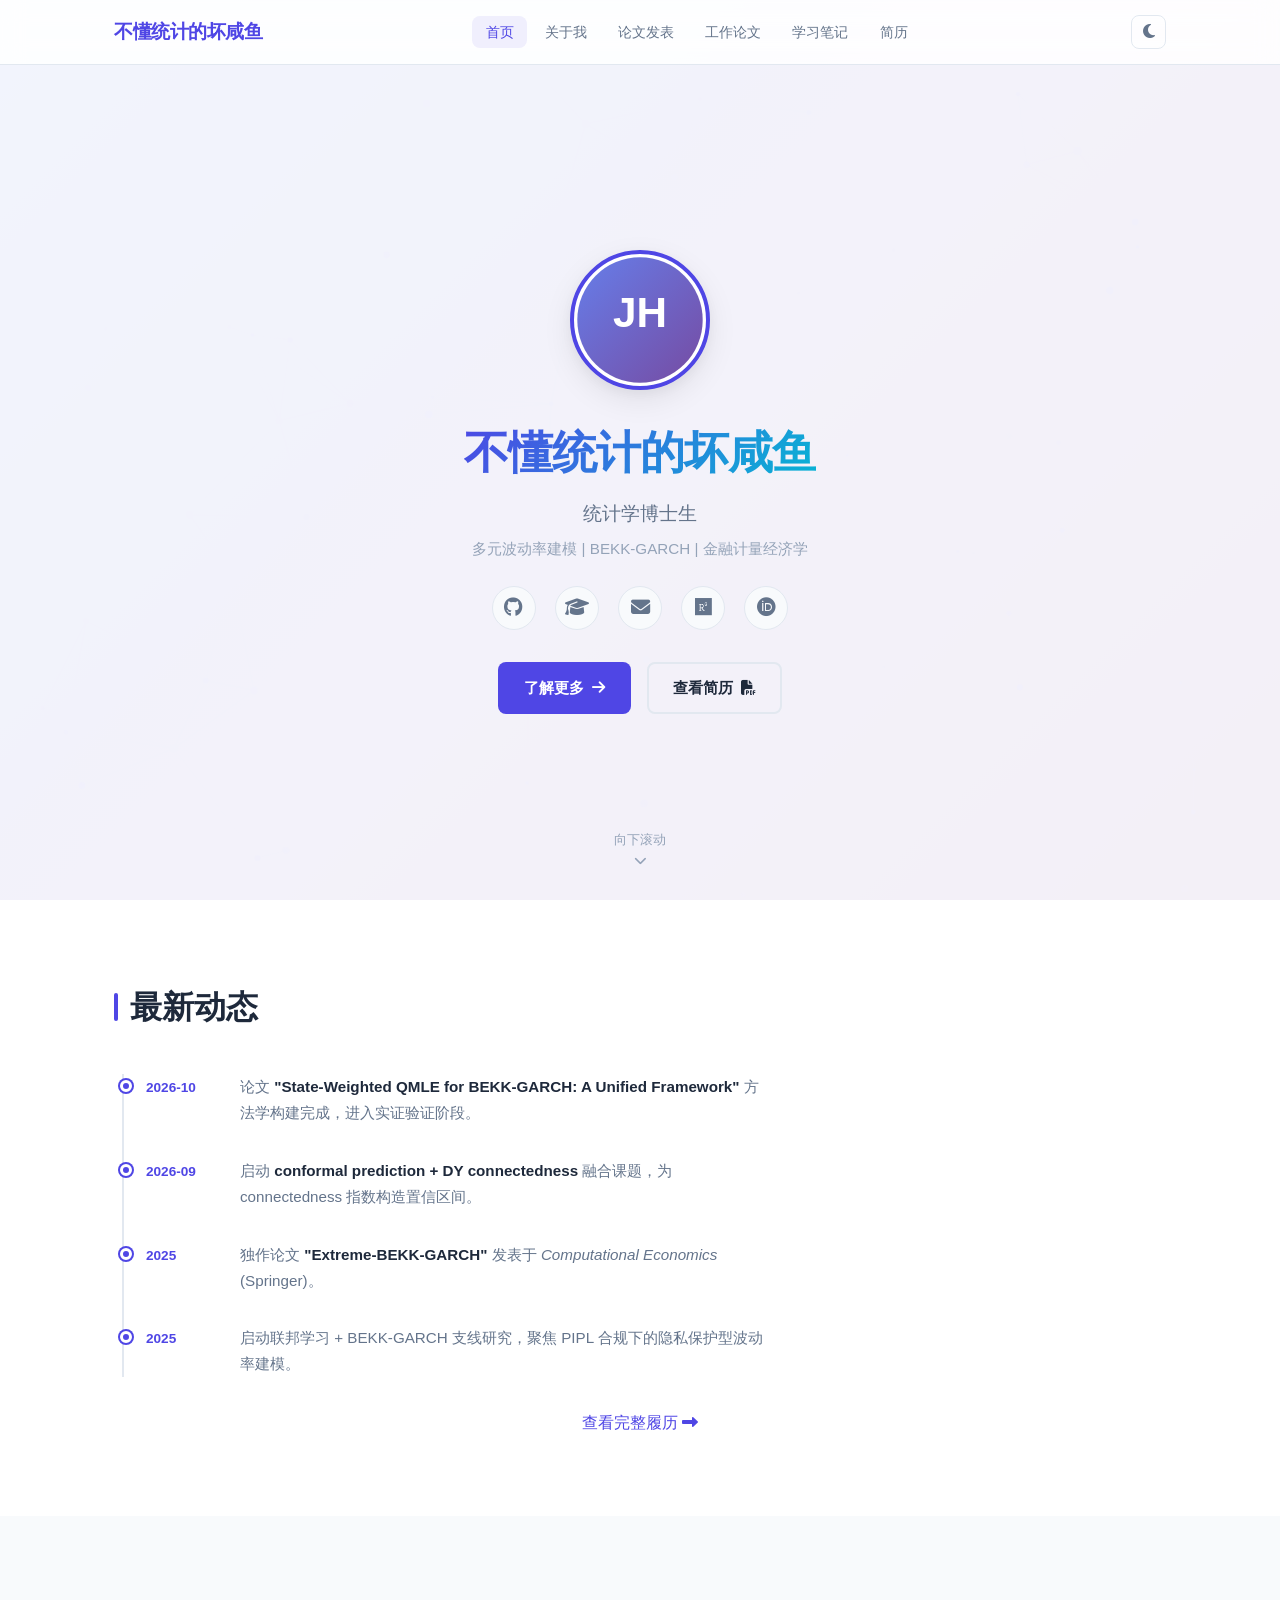
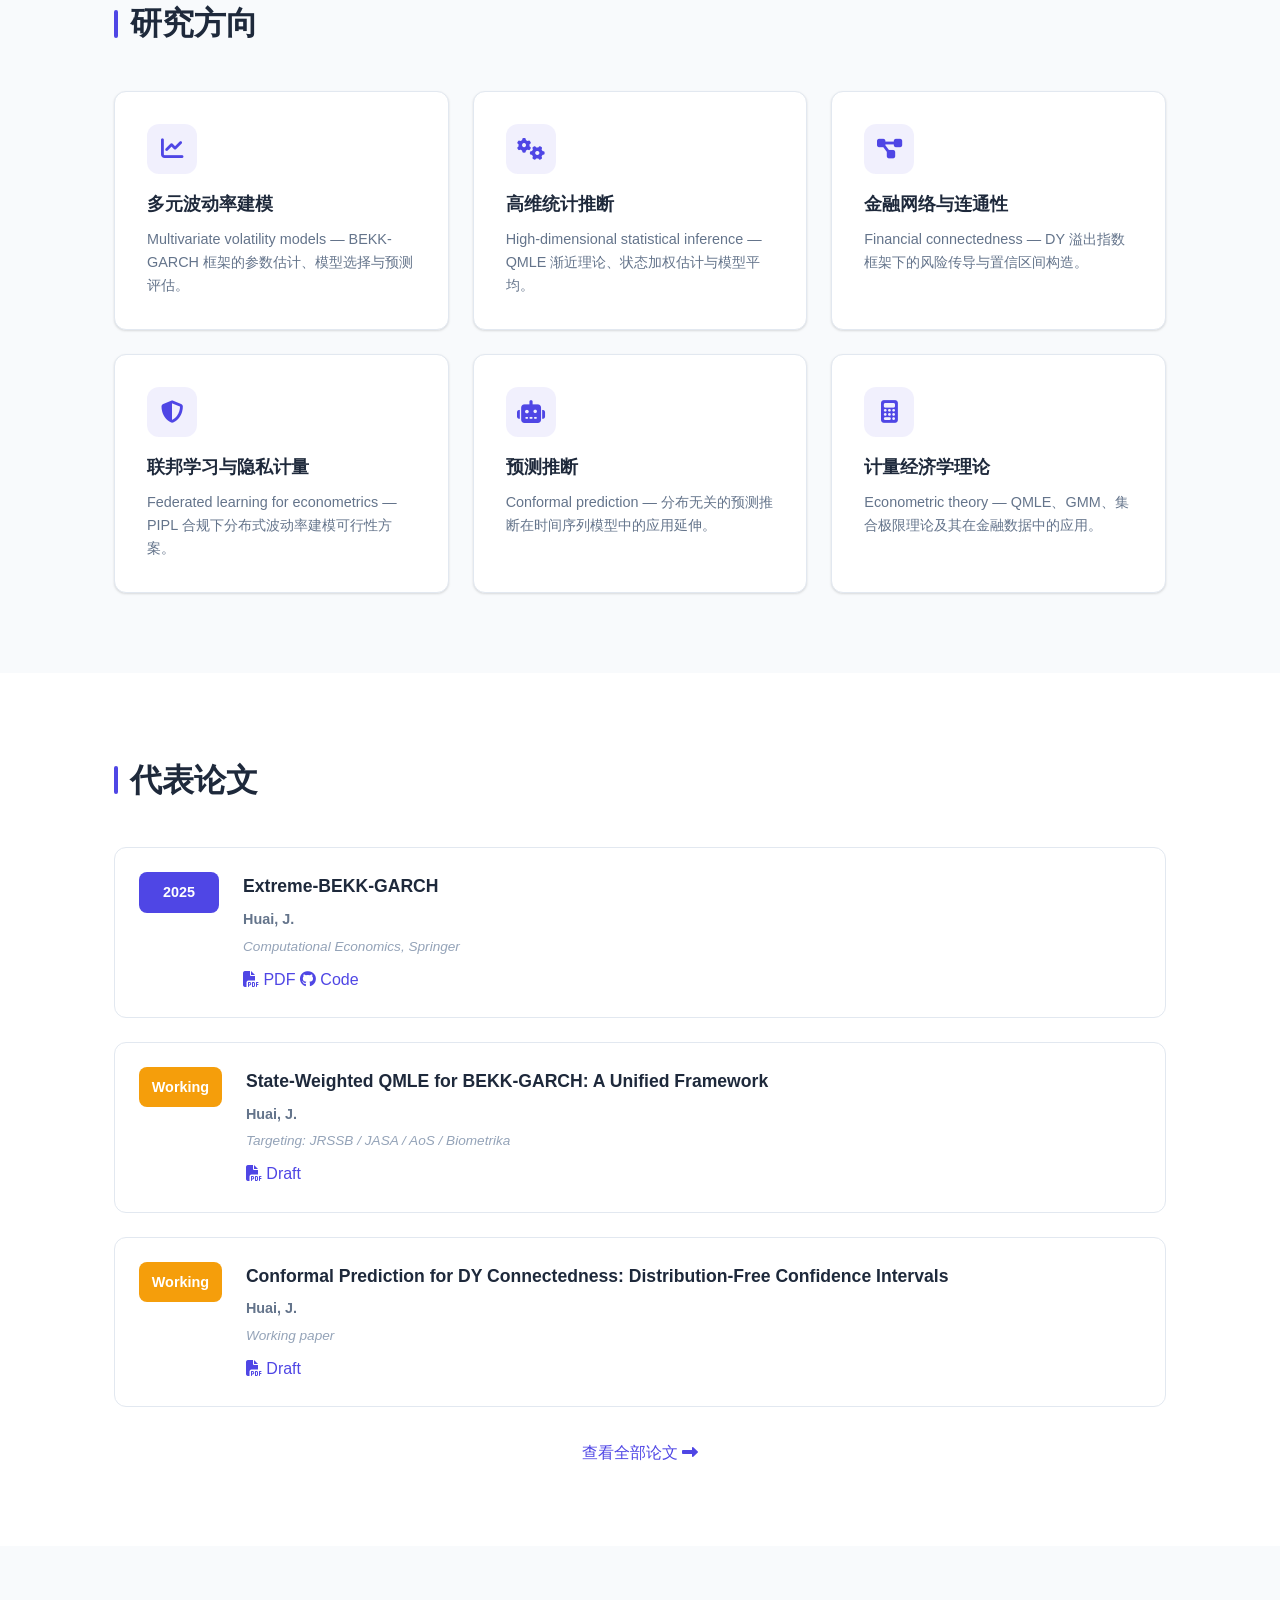
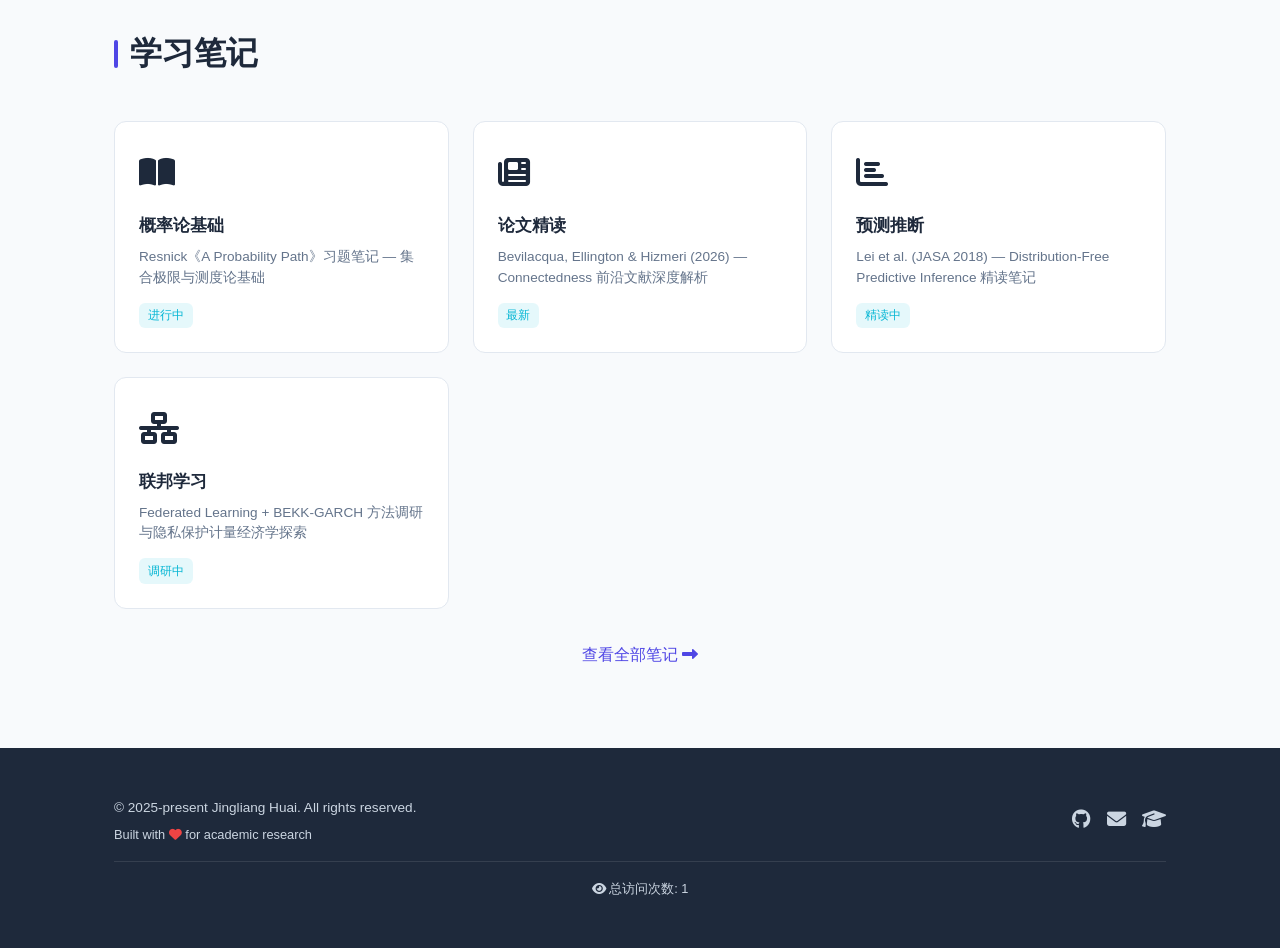
<file: index.html>
<!DOCTYPE html>
<html lang="zh-CN">
<head>
  <meta charset="UTF-8">
  <meta name="viewport" content="width=device-width, initial-scale=1.0">
  <meta name="description" content="Jingliang Huai - 个人学术主页 / Personal Academic Website">
  <title>不懂统计的坏咸鱼 | 个人学术主页</title>
  <link rel="stylesheet" href="css/style.css">
  <link rel="icon" href="images/favicon.svg" type="image/svg+xml">
  <link rel="stylesheet" href="https://cdnjs.cloudflare.com/ajax/libs/font-awesome/6.5.0/css/all.min.css">
</head>
<body>
  <!-- ========== NAVBAR ========== -->
  <nav class="navbar" id="navbar">
    <div class="nav-container">
      <a href="index.html" class="nav-logo">
        <span class="logo-text">不懂统计的坏咸鱼</span>
      </a>
      <ul class="nav-menu" id="navMenu">
        <li><a href="index.html" class="nav-link active">首页</a></li>
        <li><a href="about.html" class="nav-link">关于我</a></li>
        <li><a href="publications.html" class="nav-link">论文发表</a></li>
        <li><a href="research.html" class="nav-link">工作论文</a></li>
        <li><a href="notes.html" class="nav-link">学习笔记</a></li>
        <li><a href="cv.html" class="nav-link">简历</a></li>
      </ul>
      <div class="nav-right">
        <button id="themeToggle" class="theme-btn" aria-label="切换主题">
          <i class="fas fa-moon"></i>
        </button>
        <div class="hamburger" id="hamburger">
          <span class="bar"></span>
          <span class="bar"></span>
          <span class="bar"></span>
        </div>
      </div>
    </div>
  </nav>

  <!-- ========== HERO SECTION ========== -->
  <section class="hero">
    <div class="hero-bg">
      <div class="hero-particles" id="particles"></div>
    </div>
    <div class="hero-content">
      <div class="hero-avatar">
        <img src="images/avatar-placeholder.svg" alt="Jingliang Huai" id="avatarImg">
      </div>
      <h1 class="hero-name">不懂统计的坏咸鱼</h1>
      <p class="hero-title">统计学博士生</p>
      <p class="hero-subtitle">多元波动率建模 | BEKK-GARCH | 金融计量经济学</p>
      <div class="hero-social">
        <a href="https://github.com/Jingliang-Huai" target="_blank" class="social-link" title="GitHub">
          <i class="fab fa-github"></i>
        </a>
        <a href="https://scholar.google.com/citations?user=YOUR_SCHOLAR_ID" target="_blank" class="social-link" title="Google Scholar">
          <i class="fas fa-graduation-cap"></i>
        </a>
        <a href="mailto:huaijl1230@163.com" class="social-link" title="Email">
          <i class="fas fa-envelope"></i>
        </a>
        <a href="#" target="_blank" class="social-link" title="ResearchGate">
          <i class="fab fa-researchgate"></i>
        </a>
        <a href="#" target="_blank" class="social-link" title="ORCID">
          <i class="fab fa-orcid"></i>
        </a>
      </div>
      <div class="hero-cta">
        <a href="about.html" class="btn btn-primary">了解更多 <i class="fas fa-arrow-right"></i></a>
        <a href="cv.html" class="btn btn-outline">查看简历 <i class="fas fa-file-pdf"></i></a>
      </div>
    </div>
    <div class="scroll-indicator">
      <span>向下滚动</span>
      <i class="fas fa-chevron-down"></i>
    </div>
  </section>

  <!-- ========== LATEST NEWS ========== -->
  <section class="section" id="news">
    <div class="container">
      <h2 class="section-title"><span class="title-deco"></span>最新动态</h2>
      <div class="news-timeline">
        <div class="news-item">
          <div class="news-date">2026-10</div>
          <div class="news-content">
            <p>论文 <strong>"State-Weighted QMLE for BEKK-GARCH: A Unified Framework"</strong> 方法学构建完成，进入实证验证阶段。</p>
          </div>
        </div>
        <div class="news-item">
          <div class="news-date">2026-09</div>
          <div class="news-content">
            <p>启动 <strong>conformal prediction + DY connectedness</strong> 融合课题，为 connectedness 指数构造置信区间。</p>
          </div>
        </div>
        <div class="news-item">
          <div class="news-date">2025</div>
          <div class="news-content">
            <p>独作论文 <strong>"Extreme-BEKK-GARCH"</strong> 发表于 <em>Computational Economics</em> (Springer)。</p>
          </div>
        </div>
        <div class="news-item">
          <div class="news-date">2025</div>
          <div class="news-content">
            <p>启动联邦学习 + BEKK-GARCH 支线研究，聚焦 PIPL 合规下的隐私保护型波动率建模。</p>
          </div>
        </div>
      </div>
      <p class="section-more"><a href="about.html">查看完整履历 <i class="fas fa-long-arrow-alt-right"></i></a></p>
    </div>
  </section>

  <!-- ========== RESEARCH INTERESTS ========== -->
  <section class="section section-alt" id="research">
    <div class="container">
      <h2 class="section-title"><span class="title-deco"></span>研究方向</h2>
      <div class="research-grid">
        <div class="research-card">
          <div class="card-icon"><i class="fas fa-chart-line"></i></div>
          <h3>多元波动率建模</h3>
          <p>Multivariate volatility models — BEKK-GARCH 框架的参数估计、模型选择与预测评估。</p>
        </div>
        <div class="research-card">
          <div class="card-icon"><i class="fas fa-cogs"></i></div>
          <h3>高维统计推断</h3>
          <p>High-dimensional statistical inference — QMLE 渐近理论、状态加权估计与模型平均。</p>
        </div>
        <div class="research-card">
          <div class="card-icon"><i class="fas fa-project-diagram"></i></div>
          <h3>金融网络与连通性</h3>
          <p>Financial connectedness — DY 溢出指数框架下的风险传导与置信区间构造。</p>
        </div>
        <div class="research-card">
          <div class="card-icon"><i class="fas fa-shield-alt"></i></div>
          <h3>联邦学习与隐私计量</h3>
          <p>Federated learning for econometrics — PIPL 合规下分布式波动率建模可行性方案。</p>
        </div>
        <div class="research-card">
          <div class="card-icon"><i class="fas fa-robot"></i></div>
          <h3>预测推断</h3>
          <p>Conformal prediction — 分布无关的预测推断在时间序列模型中的应用延伸。</p>
        </div>
        <div class="research-card">
          <div class="card-icon"><i class="fas fa-calculator"></i></div>
          <h3>计量经济学理论</h3>
          <p>Econometric theory — QMLE、GMM、集合极限理论及其在金融数据中的应用。</p>
        </div>
      </div>
    </div>
  </section>

  <!-- ========== FEATURED PUBLICATIONS ========== -->
  <section class="section" id="publications">
    <div class="container">
      <h2 class="section-title"><span class="title-deco"></span>代表论文</h2>
      <div class="pub-list">
        <div class="pub-item">
          <div class="pub-year">2025</div>
          <div class="pub-info">
            <h3 class="pub-title">Extreme-BEKK-GARCH</h3>
            <p class="pub-authors"><strong>Huai, J.</strong></p>
            <p class="pub-journal"><em>Computational Economics</em>, Springer</p>
            <div class="pub-links">
              <a href="#" class="pub-link"><i class="fas fa-file-pdf"></i> PDF</a>
              <a href="https://github.com/Jingliang-Huai" class="pub-link"><i class="fab fa-github"></i> Code</a>
            </div>
          </div>
        </div>
        <div class="pub-item">
          <div class="pub-year working">Working</div>
          <div class="pub-info">
            <h3 class="pub-title">State-Weighted QMLE for BEKK-GARCH: A Unified Framework</h3>
            <p class="pub-authors"><strong>Huai, J.</strong></p>
            <p class="pub-journal">Targeting: <em>JRSSB / JASA / AoS / Biometrika</em></p>
            <div class="pub-links">
              <a href="#" class="pub-link"><i class="fas fa-file-pdf"></i> Draft</a>
            </div>
          </div>
        </div>
        <div class="pub-item">
          <div class="pub-year working">Working</div>
          <div class="pub-info">
            <h3 class="pub-title">Conformal Prediction for DY Connectedness: Distribution-Free Confidence Intervals</h3>
            <p class="pub-authors"><strong>Huai, J.</strong></p>
            <p class="pub-journal">Working paper</p>
            <div class="pub-links">
              <a href="#" class="pub-link"><i class="fas fa-file-pdf"></i> Draft</a>
            </div>
          </div>
        </div>
      </div>
      <p class="section-more"><a href="publications.html">查看全部论文 <i class="fas fa-long-arrow-alt-right"></i></a></p>
    </div>
  </section>

  <!-- ========== LEARNING NOTES ========== -->
  <section class="section section-alt" id="notes">
    <div class="container">
      <h2 class="section-title"><span class="title-deco"></span>学习笔记</h2>
      <div class="notes-grid">
        <a href="notes.html#resnick" class="note-card">
          <div class="note-icon"><i class="fas fa-book-open"></i></div>
          <h3>概率论基础</h3>
          <p>Resnick《A Probability Path》习题笔记 — 集合极限与测度论基础</p>
          <span class="note-tag">进行中</span>
        </a>
        <a href="notes.html#beh2026" class="note-card">
          <div class="note-icon"><i class="fas fa-newspaper"></i></div>
          <h3>论文精读</h3>
          <p>Bevilacqua, Ellington & Hizmeri (2026) — Connectedness 前沿文献深度解析</p>
          <span class="note-tag">最新</span>
        </a>
        <a href="notes.html#conformal" class="note-card">
          <div class="note-icon"><i class="fas fa-chart-bar"></i></div>
          <h3>预测推断</h3>
          <p>Lei et al. (JASA 2018) — Distribution-Free Predictive Inference 精读笔记</p>
          <span class="note-tag">精读中</span>
        </a>
        <a href="notes.html#fl" class="note-card">
          <div class="note-icon"><i class="fas fa-network-wired"></i></div>
          <h3>联邦学习</h3>
          <p>Federated Learning + BEKK-GARCH 方法调研与隐私保护计量经济学探索</p>
          <span class="note-tag">调研中</span>
        </a>
      </div>
      <p class="section-more"><a href="notes.html">查看全部笔记 <i class="fas fa-long-arrow-alt-right"></i></a></p>
    </div>
  </section>

  <!-- ========== FOOTER ========== -->
  <footer class="footer">
    <div class="container">
      <div class="footer-content">
        <div class="footer-info">
          <p>&copy; 2025-present Jingliang Huai. All rights reserved.</p>
          <p class="footer-powered">Built with <i class="fas fa-heart"></i> for academic research</p>
        </div>
        <div class="footer-links">
          <a href="https://github.com/Jingliang-Huai" target="_blank"><i class="fab fa-github"></i></a>
          <a href="mailto:huaijl1230@163.com"><i class="fas fa-envelope"></i></a>
          <a href="https://scholar.google.com/citations?user=YOUR_SCHOLAR_ID" target="_blank"><i class="fas fa-graduation-cap"></i></a>
        </div>
      </div>
      <div class="footer-counter">
        <span id="visitCounter"><i class="fas fa-eye"></i> 总访问次数: <span id="countNum">0</span></span>
      </div>
    </div>
  </footer>

  <script src="js/main.js"></script>
</body>
</html>
</file>
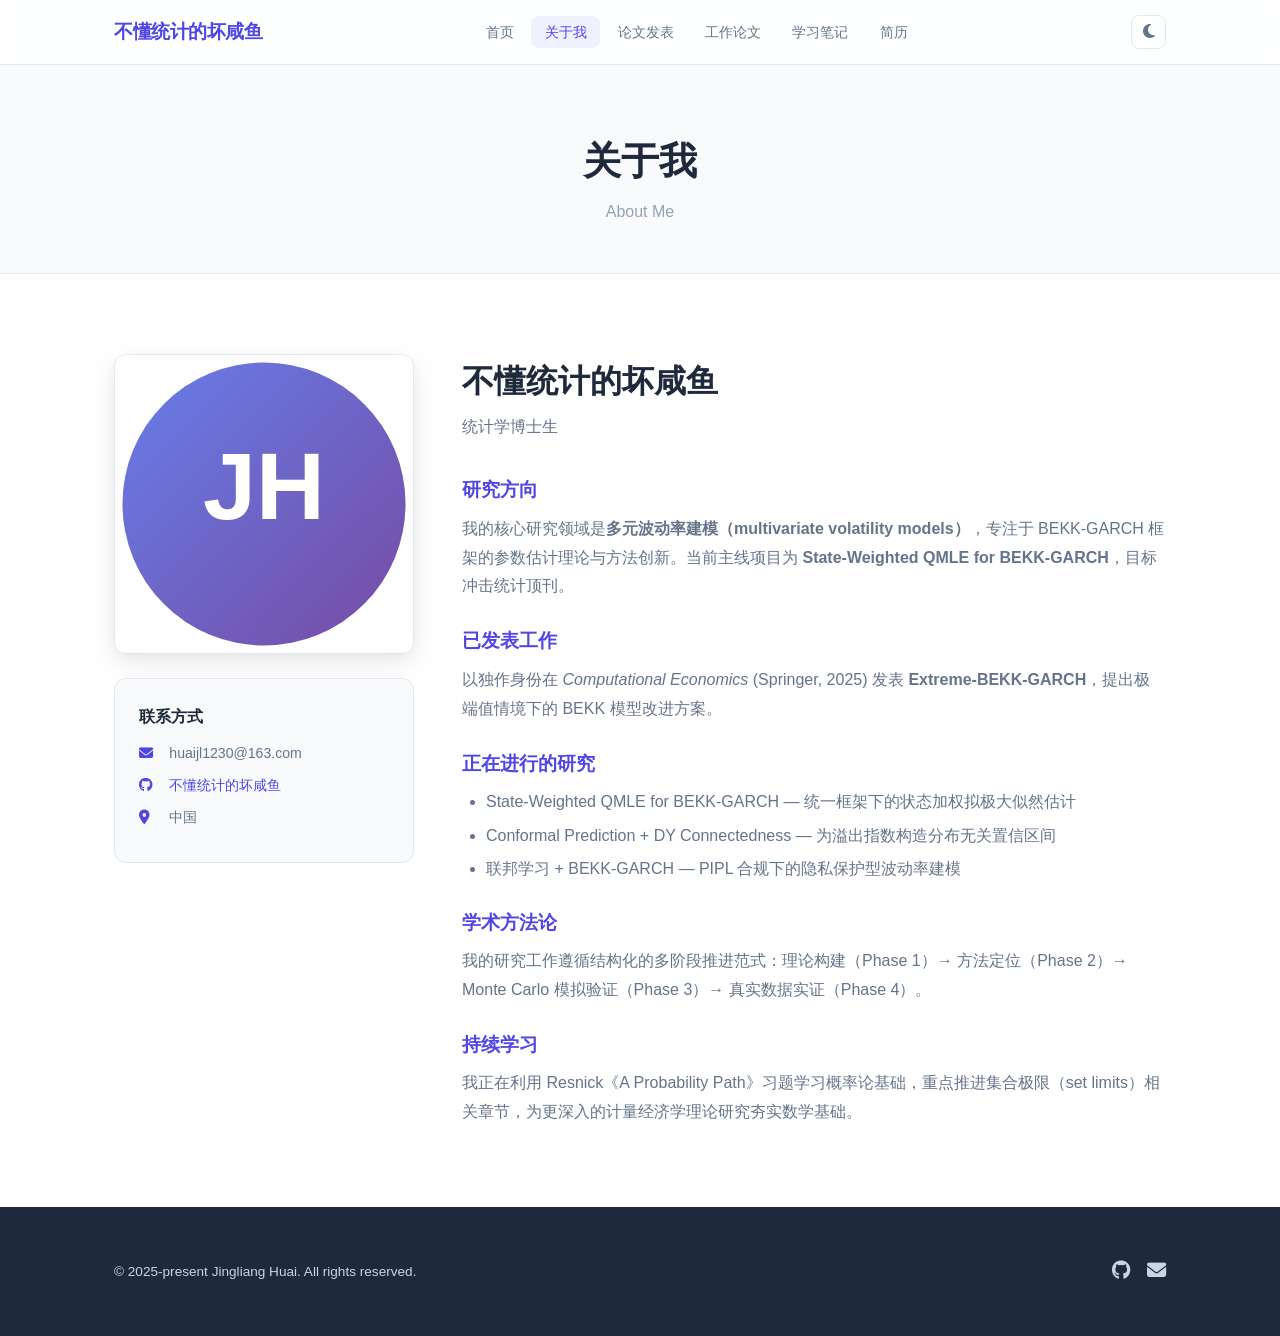
<file: about.html>
<!DOCTYPE html>
<html lang="zh-CN">
<head>
  <meta charset="UTF-8">
  <meta name="viewport" content="width=device-width, initial-scale=1.0">
  <title>关于我 | 不懂统计的坏咸鱼</title>
  <link rel="stylesheet" href="css/style.css">
  <link rel="icon" href="images/favicon.svg" type="image/svg+xml">
  <link rel="stylesheet" href="https://cdnjs.cloudflare.com/ajax/libs/font-awesome/6.5.0/css/all.min.css">
</head>
<body>
  <nav class="navbar" id="navbar">
    <div class="nav-container">
      <a href="index.html" class="nav-logo"><span class="logo-text">不懂统计的坏咸鱼</span></a>
      <ul class="nav-menu" id="navMenu">
        <li><a href="index.html" class="nav-link">首页</a></li>
        <li><a href="about.html" class="nav-link active">关于我</a></li>
        <li><a href="publications.html" class="nav-link">论文发表</a></li>
        <li><a href="research.html" class="nav-link">工作论文</a></li>
        <li><a href="notes.html" class="nav-link">学习笔记</a></li>
        <li><a href="cv.html" class="nav-link">简历</a></li>
      </ul>
      <div class="nav-right">
        <button id="themeToggle" class="theme-btn" aria-label="切换主题"><i class="fas fa-moon"></i></button>
        <div class="hamburger" id="hamburger">
          <span class="bar"></span>
          <span class="bar"></span>
          <span class="bar"></span>
        </div>
      </div>
    </div>
  </nav>

  <section class="page-header">
    <div class="container">
      <h1>关于我</h1>
      <p class="page-subtitle">About Me</p>
    </div>
  </section>

  <section class="section">
    <div class="container">
      <div class="about-grid">
        <div class="about-photo">
          <img src="images/avatar-placeholder.svg" alt="Jingliang Huai" class="about-avatar">
          <div class="about-contact-card">
            <h3>联系方式</h3>
            <p><i class="fas fa-envelope"></i> huaijl1230@163.com</p>
            <p><i class="fab fa-github"></i> <a href="https://github.com/Jingliang-Huai" target="_blank">不懂统计的坏咸鱼</a></p>
            <p><i class="fas fa-map-marker-alt"></i> 中国</p>
          </div>
        </div>
        <div class="about-bio">
          <h2>不懂统计的坏咸鱼</h2>
          <p class="about-role">统计学博士生</p>
          
          <h3>研究方向</h3>
          <p>我的核心研究领域是<strong>多元波动率建模（multivariate volatility models）</strong>，专注于 BEKK-GARCH 框架的参数估计理论与方法创新。当前主线项目为 <strong>State-Weighted QMLE for BEKK-GARCH</strong>，目标冲击统计顶刊。</p>
          
          <h3>已发表工作</h3>
          <p>以独作身份在 <em>Computational Economics</em> (Springer, 2025) 发表 <strong>Extreme-BEKK-GARCH</strong>，提出极端值情境下的 BEKK 模型改进方案。</p>
          
          <h3>正在进行的研究</h3>
          <ul>
            <li>State-Weighted QMLE for BEKK-GARCH — 统一框架下的状态加权拟极大似然估计</li>
            <li>Conformal Prediction + DY Connectedness — 为溢出指数构造分布无关置信区间</li>
            <li>联邦学习 + BEKK-GARCH — PIPL 合规下的隐私保护型波动率建模</li>
          </ul>

          <h3>学术方法论</h3>
          <p>我的研究工作遵循结构化的多阶段推进范式：理论构建（Phase 1）→ 方法定位（Phase 2）→ Monte Carlo 模拟验证（Phase 3）→ 真实数据实证（Phase 4）。</p>
          
          <h3>持续学习</h3>
          <p>我正在利用 Resnick《A Probability Path》习题学习概率论基础，重点推进集合极限（set limits）相关章节，为更深入的计量经济学理论研究夯实数学基础。</p>
        </div>
      </div>
    </div>
  </section>

  <footer class="footer">
    <div class="container">
      <div class="footer-content">
        <div class="footer-info">
          <p>&copy; 2025-present Jingliang Huai. All rights reserved.</p>
        </div>
        <div class="footer-links">
          <a href="https://github.com/Jingliang-Huai" target="_blank"><i class="fab fa-github"></i></a>
          <a href="mailto:huaijl1230@163.com"><i class="fas fa-envelope"></i></a>
        </div>
      </div>
    </div>
  </footer>

  <script src="js/main.js"></script>
</body>
</html>
</file>
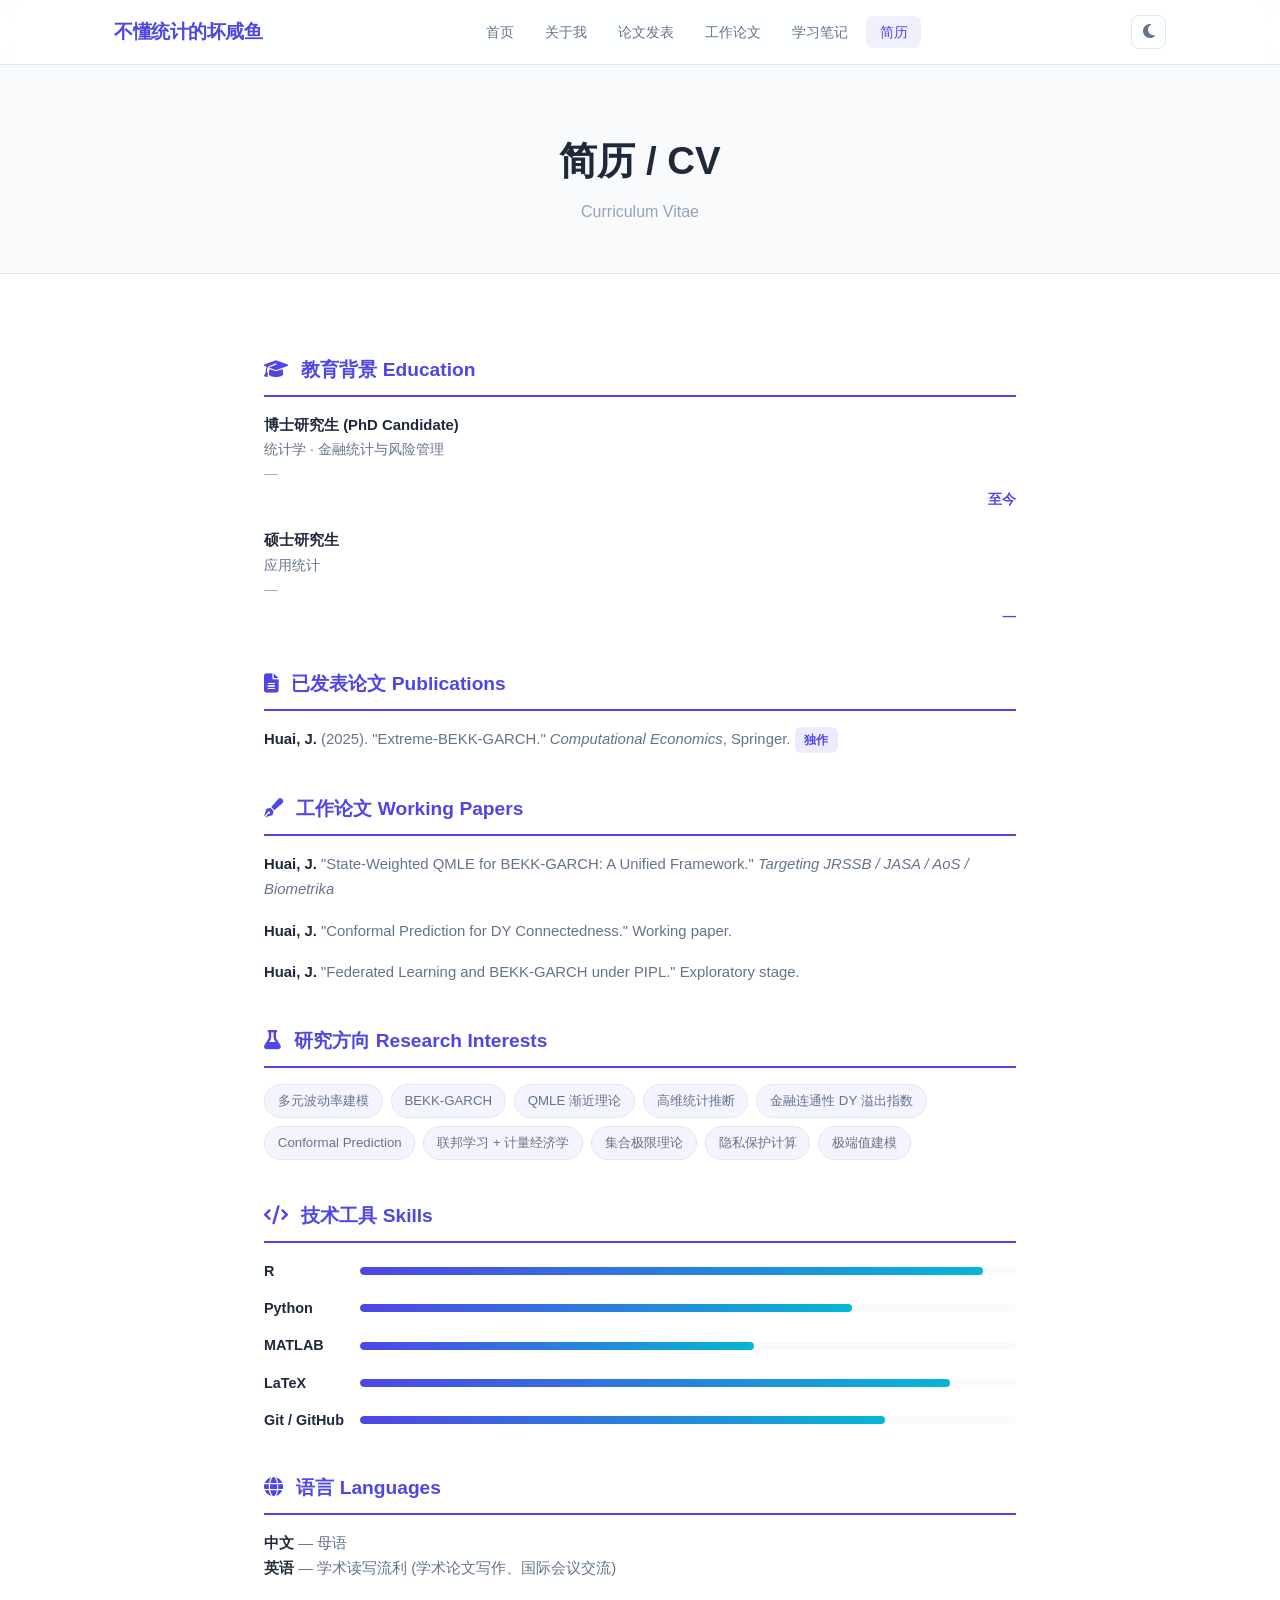
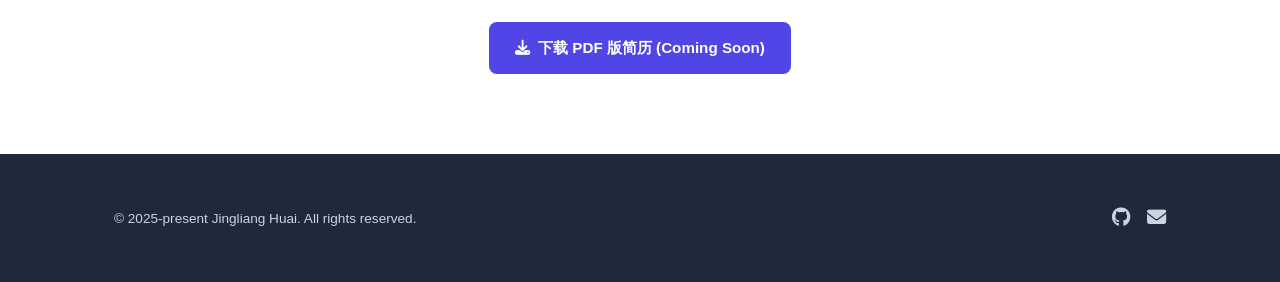
<file: cv.html>
<!DOCTYPE html>
<html lang="zh-CN">
<head>
  <meta charset="UTF-8">
  <meta name="viewport" content="width=device-width, initial-scale=1.0">
  <title>简历 | 不懂统计的坏咸鱼</title>
  <link rel="stylesheet" href="css/style.css">
  <link rel="icon" href="images/favicon.svg" type="image/svg+xml">
  <link rel="stylesheet" href="https://cdnjs.cloudflare.com/ajax/libs/font-awesome/6.5.0/css/all.min.css">
</head>
<body>
  <nav class="navbar" id="navbar">
    <div class="nav-container">
      <a href="index.html" class="nav-logo"><span class="logo-text">不懂统计的坏咸鱼</span></a>
      <ul class="nav-menu" id="navMenu">
        <li><a href="index.html" class="nav-link">首页</a></li>
        <li><a href="about.html" class="nav-link">关于我</a></li>
        <li><a href="publications.html" class="nav-link">论文发表</a></li>
        <li><a href="research.html" class="nav-link">工作论文</a></li>
        <li><a href="notes.html" class="nav-link">学习笔记</a></li>
        <li><a href="cv.html" class="nav-link active">简历</a></li>
      </ul>
      <div class="nav-right">
        <button id="themeToggle" class="theme-btn" aria-label="切换主题"><i class="fas fa-moon"></i></button>
        <div class="hamburger" id="hamburger">
          <span class="bar"></span>
          <span class="bar"></span>
          <span class="bar"></span>
        </div>
      </div>
    </div>
  </nav>

  <section class="page-header">
    <div class="container">
      <h1>简历 / CV</h1>
      <p class="page-subtitle">Curriculum Vitae</p>
    </div>
  </section>

  <section class="section">
    <div class="container cv-container">
      <!-- Education -->
      <div class="cv-section">
        <h2 class="cv-section-title"><i class="fas fa-graduation-cap"></i> 教育背景 Education</h2>
        <div class="cv-entry">
          <div class="cv-entry-left">
            <p class="cv-degree">博士研究生 (PhD Candidate)</p>
            <p class="cv-major">统计学 · 金融统计与风险管理</p>
            <p class="cv-school">—</p>
          </div>
          <div class="cv-entry-right">
            <span class="cv-date">至今</span>
          </div>
        </div>
        <div class="cv-entry">
          <div class="cv-entry-left">
            <p class="cv-degree">硕士研究生</p>
            <p class="cv-major">应用统计</p>
            <p class="cv-school">—</p>
          </div>
          <div class="cv-entry-right">
            <span class="cv-date">—</span>
          </div>
        </div>
      </div>

      <!-- Publications -->
      <div class="cv-section">
        <h2 class="cv-section-title"><i class="fas fa-file-alt"></i> 已发表论文 Publications</h2>
        <div class="cv-entry">
          <p><strong>Huai, J.</strong> (2025). "Extreme-BEKK-GARCH." <em>Computational Economics</em>, Springer. <span class="pub-badge">独作</span></p>
        </div>
      </div>

      <!-- Working Papers -->
      <div class="cv-section">
        <h2 class="cv-section-title"><i class="fas fa-pen-fancy"></i> 工作论文 Working Papers</h2>
        <div class="cv-entry">
          <p><strong>Huai, J.</strong> "State-Weighted QMLE for BEKK-GARCH: A Unified Framework." <em>Targeting JRSSB / JASA / AoS / Biometrika</em></p>
        </div>
        <div class="cv-entry">
          <p><strong>Huai, J.</strong> "Conformal Prediction for DY Connectedness." Working paper.</p>
        </div>
        <div class="cv-entry">
          <p><strong>Huai, J.</strong> "Federated Learning and BEKK-GARCH under PIPL." Exploratory stage.</p>
        </div>
      </div>

      <!-- Research Interests -->
      <div class="cv-section">
        <h2 class="cv-section-title"><i class="fas fa-flask"></i> 研究方向 Research Interests</h2>
        <div class="cv-tags">
          <span class="cv-tag">多元波动率建模</span>
          <span class="cv-tag">BEKK-GARCH</span>
          <span class="cv-tag">QMLE 渐近理论</span>
          <span class="cv-tag">高维统计推断</span>
          <span class="cv-tag">金融连通性 DY 溢出指数</span>
          <span class="cv-tag">Conformal Prediction</span>
          <span class="cv-tag">联邦学习 + 计量经济学</span>
          <span class="cv-tag">集合极限理论</span>
          <span class="cv-tag">隐私保护计算</span>
          <span class="cv-tag">极端值建模</span>
        </div>
      </div>

      <!-- Skills -->
      <div class="cv-section">
        <h2 class="cv-section-title"><i class="fas fa-code"></i> 技术工具 Skills</h2>
        <div class="cv-skills">
          <div class="skill-item">
            <span class="skill-name">R</span>
            <div class="skill-bar"><div class="skill-progress" style="width:95%"></div></div>
          </div>
          <div class="skill-item">
            <span class="skill-name">Python</span>
            <div class="skill-bar"><div class="skill-progress" style="width:75%"></div></div>
          </div>
          <div class="skill-item">
            <span class="skill-name">MATLAB</span>
            <div class="skill-bar"><div class="skill-progress" style="width:60%"></div></div>
          </div>
          <div class="skill-item">
            <span class="skill-name">LaTeX</span>
            <div class="skill-bar"><div class="skill-progress" style="width:90%"></div></div>
          </div>
          <div class="skill-item">
            <span class="skill-name">Git / GitHub</span>
            <div class="skill-bar"><div class="skill-progress" style="width:80%"></div></div>
          </div>
        </div>
      </div>

      <!-- Language -->
      <div class="cv-section">
        <h2 class="cv-section-title"><i class="fas fa-globe"></i> 语言 Languages</h2>
        <div class="cv-entry">
          <p><strong>中文</strong> — 母语</p>
          <p><strong>英语</strong> — 学术读写流利 (学术论文写作、国际会议交流)</p>
        </div>
      </div>

      <div class="cv-download">
        <a href="#" class="btn btn-primary"><i class="fas fa-download"></i> 下载 PDF 版简历 (Coming Soon)</a>
      </div>
    </div>
  </section>

  <footer class="footer">
    <div class="container">
      <div class="footer-content">
        <div class="footer-info">
          <p>&copy; 2025-present Jingliang Huai. All rights reserved.</p>
        </div>
        <div class="footer-links">
          <a href="https://github.com/Jingliang-Huai" target="_blank"><i class="fab fa-github"></i></a>
          <a href="mailto:huaijl1230@163.com"><i class="fas fa-envelope"></i></a>
        </div>
      </div>
    </div>
  </footer>

  <script src="js/main.js"></script>
</body>
</html>
</file>
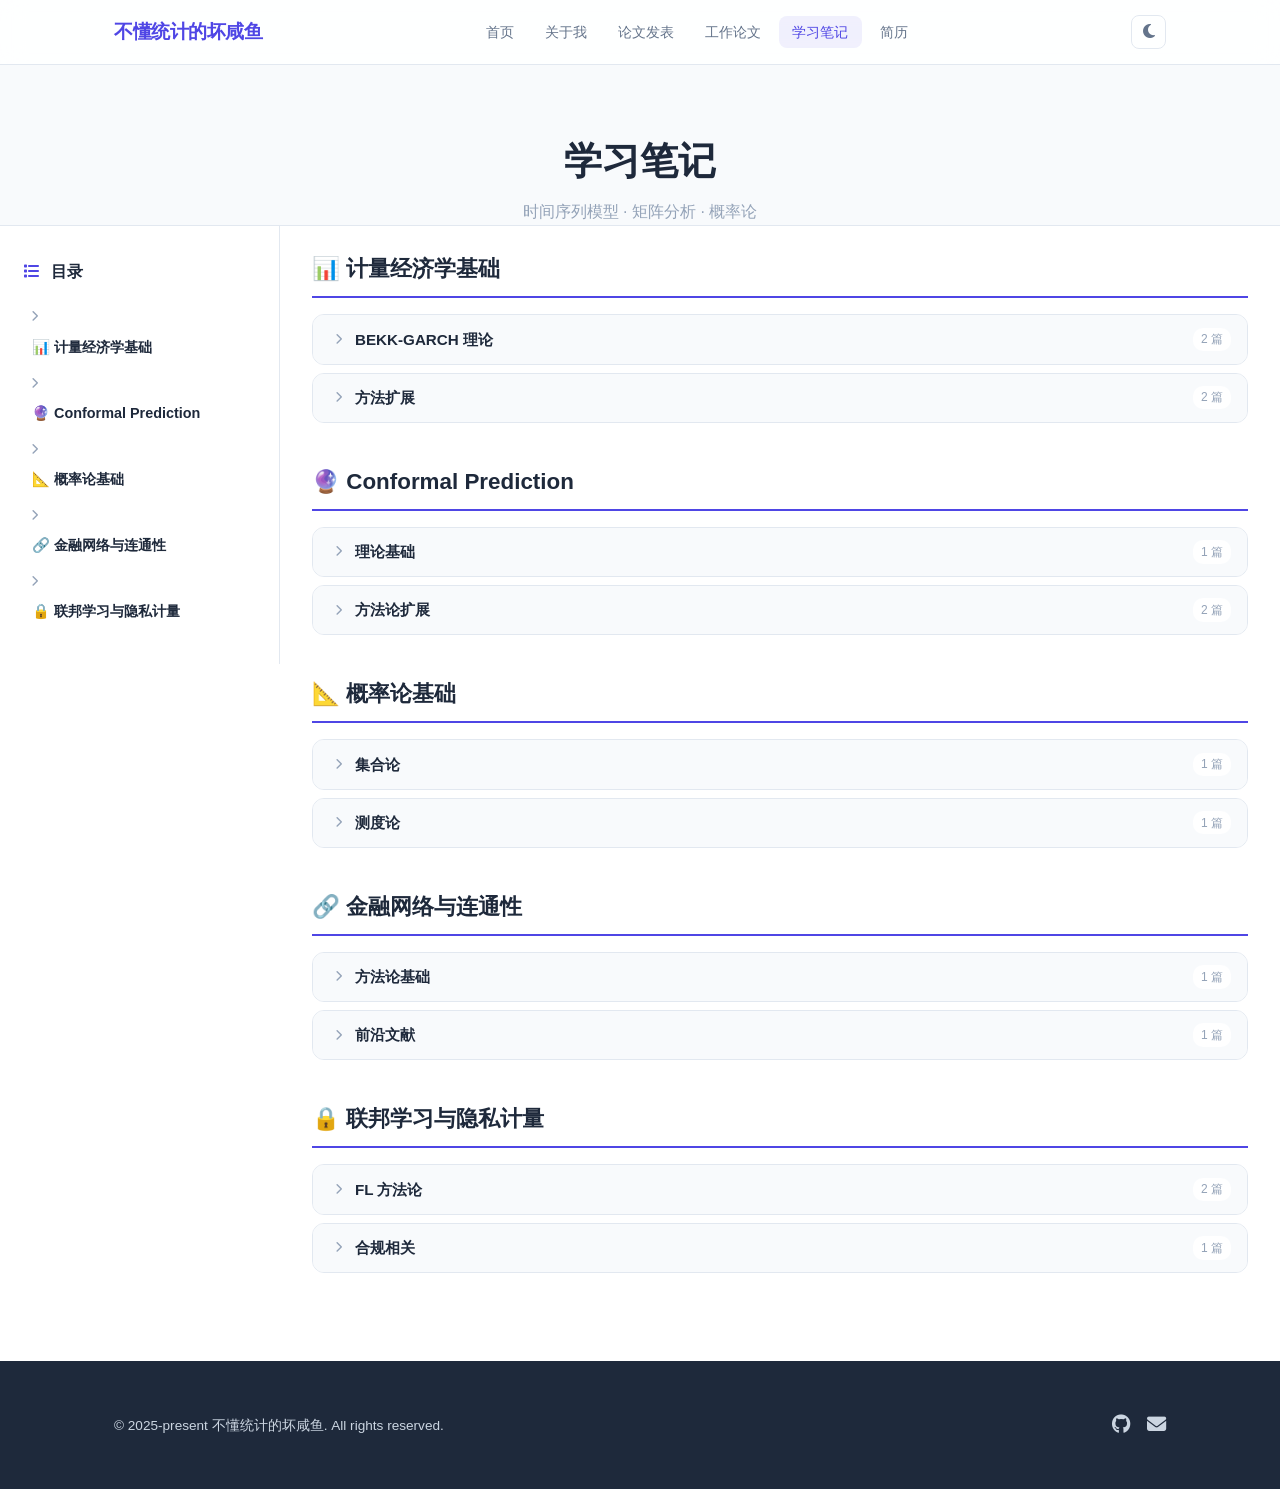
<file: notes.html>
<!DOCTYPE html>
<html lang="zh-CN">
<head>
  <meta charset="UTF-8">
  <meta name="viewport" content="width=device-width, initial-scale=1.0">
  <title>学习笔记 | 不懂统计的坏咸鱼</title>
  <link rel="stylesheet" href="css/style.css">
  <link rel="icon" href="images/favicon.svg" type="image/svg+xml">
  <link rel="stylesheet" href="https://cdnjs.cloudflare.com/ajax/libs/font-awesome/6.5.0/css/all.min.css">
</head>
<body>
  <nav class="navbar" id="navbar">
    <div class="nav-container">
      <a href="index.html" class="nav-logo"><span class="logo-text">不懂统计的坏咸鱼</span></a>
      <ul class="nav-menu" id="navMenu">
        <li><a href="index.html" class="nav-link">首页</a></li>
        <li><a href="about.html" class="nav-link">关于我</a></li>
        <li><a href="publications.html" class="nav-link">论文发表</a></li>
        <li><a href="research.html" class="nav-link">工作论文</a></li>
        <li><a href="notes.html" class="nav-link active">学习笔记</a></li>
        <li><a href="cv.html" class="nav-link">简历</a></li>
      </ul>
      <div class="nav-right">
        <button id="themeToggle" class="theme-btn" aria-label="切换主题"><i class="fas fa-moon"></i></button>
        <div class="hamburger" id="hamburger">
          <span class="bar"></span>
          <span class="bar"></span>
          <span class="bar"></span>
        </div>
      </div>
    </div>
  </nav>

  <!-- ========== PAGE HEADER ========== -->
  <section class="page-header notes-page-header">
    <div class="container">
      <h1>学习笔记</h1>
      <p class="page-subtitle">时间序列模型 · 矩阵分析 · 概率论</p>
    </div>
  </section>

  <!-- ========== MAIN NOTEBOOK LAYOUT ========== -->
  <div class="notebook-layout">
    <!-- ======== SIDEBAR (TOC) ======== -->
    <aside class="notebook-sidebar" id="notebookSidebar">
      <div class="sidebar-header">
        <h3><i class="fas fa-list"></i> 目录</h3>
      </div>
      <nav class="sidebar-toc" id="sidebarToc">
        <ul class="toc-tree">
          <!-- ============================================================ -->
          <!-- 1. 计量经济学基础 -->
          <!-- ============================================================ -->
          <li class="toc-item toc-category">
            <span class="toc-toggle" data-target="cat-econometrics">
              <i class="fas fa-chevron-right"></i>
            </span>
            <span class="toc-label" data-target="cat-econometrics">📊 计量经济学基础</span>
            <ul class="toc-children" id="cat-econometrics">
              <!-- Subtopic: BEKK-GARCH 理论 -->
              <li class="toc-item toc-subtopic">
                <span class="toc-toggle" data-target="sub-bekk-theory">
                  <i class="fas fa-chevron-right"></i>
                </span>
                <span class="toc-subtopic-label" data-target="sub-bekk-theory">BEKK-GARCH 理论</span>
                <ul class="toc-children" id="sub-bekk-theory">
                  <li class="toc-item toc-leaf" data-note="qmle-theory">
                    <a href="#qmle-theory"><i class="fas fa-file-alt"></i> QMLE 渐近理论</a>
                  </li>
                  <li class="toc-item toc-leaf" data-note="bekk-intro">
                    <a href="#bekk-intro"><i class="fas fa-file-alt"></i> BEKK-GARCH 入门</a>
                  </li>
                </ul>
              </li>
              <!-- Subtopic: 方法扩展 -->
              <li class="toc-item toc-subtopic">
                <span class="toc-toggle" data-target="sub-extensions">
                  <i class="fas fa-chevron-right"></i>
                </span>
                <span class="toc-subtopic-label" data-target="sub-extensions">方法扩展</span>
                <ul class="toc-children" id="sub-extensions">
                  <li class="toc-item toc-leaf" data-note="extreme-bekk">
                    <a href="#extreme-bekk"><i class="fas fa-file-alt"></i> Extreme-BEKK-GARCH</a>
                  </li>
                  <li class="toc-item toc-leaf" data-note="estimation-methods">
                    <a href="#estimation-methods"><i class="fas fa-file-alt"></i> 估计方法比较: QMLE vs MLE vs GMM</a>
                  </li>
                </ul>
              </li>
            </ul>
          </li>

          <!-- ============================================================ -->
          <!-- 2. Conformal Prediction -->
          <!-- ============================================================ -->
          <li class="toc-item toc-category">
            <span class="toc-toggle" data-target="cat-conformal">
              <i class="fas fa-chevron-right"></i>
            </span>
            <span class="toc-label" data-target="cat-conformal">🔮 Conformal Prediction</span>
            <ul class="toc-children" id="cat-conformal">
              <!-- Subtopic: 理论基础 -->
              <li class="toc-item toc-subtopic">
                <span class="toc-toggle" data-target="sub-cp-theory">
                  <i class="fas fa-chevron-right"></i>
                </span>
                <span class="toc-subtopic-label" data-target="sub-cp-theory">理论基础</span>
                <ul class="toc-children" id="sub-cp-theory">
                  <li class="toc-item toc-leaf" data-note="lei2018">
                    <a href="#lei2018"><i class="fas fa-file-alt"></i> Lei et al. (JASA 2018) 精读</a>
                  </li>
                </ul>
              </li>
              <!-- Subtopic: 方法论扩展 -->
              <li class="toc-item toc-subtopic">
                <span class="toc-toggle" data-target="sub-cp-ext">
                  <i class="fas fa-chevron-right"></i>
                </span>
                <span class="toc-subtopic-label" data-target="sub-cp-ext">方法论扩展</span>
                <ul class="toc-children" id="sub-cp-ext">
                  <li class="toc-item toc-leaf" data-note="cp-timeseries">
                    <a href="#cp-timeseries"><i class="fas fa-file-alt"></i> CP + 时间序列适配</a>
                  </li>
                  <li class="toc-item toc-leaf" data-note="cp-dy">
                    <a href="#cp-dy"><i class="fas fa-file-alt"></i> CP + DY Connectedness</a>
                  </li>
                </ul>
              </li>
            </ul>
          </li>

          <!-- ============================================================ -->
          <!-- 3. 概率论基础 -->
          <!-- ============================================================ -->
          <li class="toc-item toc-category">
            <span class="toc-toggle" data-target="cat-probability">
              <i class="fas fa-chevron-right"></i>
            </span>
            <span class="toc-label" data-target="cat-probability">📐 概率论基础</span>
            <ul class="toc-children" id="cat-probability">
              <!-- Subtopic: 集合论 -->
              <li class="toc-item toc-subtopic">
                <span class="toc-toggle" data-target="sub-set-limits">
                  <i class="fas fa-chevron-right"></i>
                </span>
                <span class="toc-subtopic-label" data-target="sub-set-limits">集合论</span>
                <ul class="toc-children" id="sub-set-limits">
                  <li class="toc-item toc-leaf" data-note="set-limits">
                    <a href="#set-limits"><i class="fas fa-file-alt"></i> Resnick: 集合极限 (Set Limits)</a>
                  </li>
                </ul>
              </li>
              <!-- Subtopic: 测度论 -->
              <li class="toc-item toc-subtopic">
                <span class="toc-toggle" data-target="sub-measure">
                  <i class="fas fa-chevron-right"></i>
                </span>
                <span class="toc-subtopic-label" data-target="sub-measure">测度论</span>
                <ul class="toc-children" id="sub-measure">
                  <li class="toc-item toc-leaf" data-note="measure-theory">
                    <a href="#measure-theory"><i class="fas fa-file-alt"></i> 测度论核心概念</a>
                  </li>
                </ul>
              </li>
            </ul>
          </li>

          <!-- ============================================================ -->
          <!-- 4. 金融网络与连通性 -->
          <!-- ============================================================ -->
          <li class="toc-item toc-category">
            <span class="toc-toggle" data-target="cat-connectedness">
              <i class="fas fa-chevron-right"></i>
            </span>
            <span class="toc-label" data-target="cat-connectedness">🔗 金融网络与连通性</span>
            <ul class="toc-children" id="cat-connectedness">
              <!-- Subtopic: 方法论基础 -->
              <li class="toc-item toc-subtopic">
                <span class="toc-toggle" data-target="sub-conn-method">
                  <i class="fas fa-chevron-right"></i>
                </span>
                <span class="toc-subtopic-label" data-target="sub-conn-method">方法论基础</span>
                <ul class="toc-children" id="sub-conn-method">
                  <li class="toc-item toc-leaf" data-note="dy-spillover">
                    <a href="#dy-spillover"><i class="fas fa-file-alt"></i> DY 溢出指数框架</a>
                  </li>
                </ul>
              </li>
              <!-- Subtopic: 前沿文献 -->
              <li class="toc-item toc-subtopic">
                <span class="toc-toggle" data-target="sub-conn-lit">
                  <i class="fas fa-chevron-right"></i>
                </span>
                <span class="toc-subtopic-label" data-target="sub-conn-lit">前沿文献</span>
                <ul class="toc-children" id="sub-conn-lit">
                  <li class="toc-item toc-leaf" data-note="beh2026">
                    <a href="#beh2026"><i class="fas fa-file-alt"></i> BEH (2026) 精读</a>
                  </li>
                </ul>
              </li>
            </ul>
          </li>

          <!-- ============================================================ -->
          <!-- 5. 联邦学习与隐私计量 -->
          <!-- ============================================================ -->
          <li class="toc-item toc-category">
            <span class="toc-toggle" data-target="cat-fl">
              <i class="fas fa-chevron-right"></i>
            </span>
            <span class="toc-label" data-target="cat-fl">🔒 联邦学习与隐私计量</span>
            <ul class="toc-children" id="cat-fl">
              <!-- Subtopic: FL 方法论 -->
              <li class="toc-item toc-subtopic">
                <span class="toc-toggle" data-target="sub-fl-method">
                  <i class="fas fa-chevron-right"></i>
                </span>
                <span class="toc-subtopic-label" data-target="sub-fl-method">FL 方法论</span>
                <ul class="toc-children" id="sub-fl-method">
                  <li class="toc-item toc-leaf" data-note="fl-overview">
                    <a href="#fl-overview"><i class="fas fa-file-alt"></i> FL 方法调研笔记</a>
                  </li>
                  <li class="toc-item toc-leaf" data-note="fl-bekk">
                    <a href="#fl-bekk"><i class="fas fa-file-alt"></i> FL + BEKK-GARCH 方案</a>
                  </li>
                </ul>
              </li>
              <!-- Subtopic: 合规相关 -->
              <li class="toc-item toc-subtopic">
                <span class="toc-toggle" data-target="sub-fl-compliance">
                  <i class="fas fa-chevron-right"></i>
                </span>
                <span class="toc-subtopic-label" data-target="sub-fl-compliance">合规相关</span>
                <ul class="toc-children" id="sub-fl-compliance">
                  <li class="toc-item toc-leaf" data-note="pipl">
                    <a href="#pipl"><i class="fas fa-file-alt"></i> PIPL 合规框架</a>
                  </li>
                </ul>
              </li>
            </ul>
          </li>
        </ul>
      </nav>
    </aside>

    <!-- ======== MAIN CONTENT ======== -->
    <main class="notebook-main">

      <!-- ================================================================ -->
      <!-- 计量经济学基础 -->
      <!-- ================================================================ -->
      <div class="subtopic-section">
        <h2 class="subtopic-section-title">📊 计量经济学基础</h2>

        <div class="subtopic-group">
          <h3 class="subtopic-group-header" onclick="toggleSubtopicSection(this)">
            <span class="subtopic-group-icon"><i class="fas fa-chevron-right"></i></span>
            BEKK-GARCH 理论
            <span class="subtopic-count">2 篇</span>
          </h3>
          <div class="subtopic-group-body">
            <!-- NOTE 1: QMLE Theory -->
            <article class="note-card-expandable" id="qmle-theory" data-category="econometrics">
              <div class="note-card-header" onclick="toggleNote(this)">
                <div class="note-card-title">
                  <span class="note-card-icon"><i class="fas fa-chart-line"></i></span>
                  <div>
                    <h3>QMLE 渐近理论 — 从似然到拟似然</h3>
                    <p class="note-card-meta">计量经济学基础 · 2026-09</p>
                  </div>
                </div>
                <span class="note-toggle-icon"><i class="fas fa-chevron-down"></i></span>
              </div>
              <div class="note-card-body">
                <div class="note-content">
                  <h4>核心思想</h4>
                  <p>QMLE（拟极大似然估计）的核心在于：即使真实分布 <strong>不是</strong> 假定的分布族，最大化"错误"的似然函数仍然可以得到一致且渐近正态的估计量——前提是矩条件被正确设定。</p>

                  <h4>White (1982) 奠基性工作</h4>
                  <p>White 的"Maximum likelihood estimation of misspecified models"（<em>Econometrica</em>, 1982）建立了 QMLE 渐近理论的两大支柱：</p>
                  <ul>
                    <li><strong>一致性</strong>：QMLE 收敛到使 KL 散度最小的伪真值（pseudo-true value）</li>
                    <li><strong>渐近正态性</strong>：使用 sandwich 协方差矩阵 <code>H<sup>-1</sup> J H<sup>-1</sup></code></li>
                  </ul>

                  <h4>在 BEKK-GARCH 中的关键问题</h4>
                  <ul>
                    <li>波动率模型中的 QMLE 需要满足 <strong>鞅差（martingale difference）</strong> 创新假设</li>
                    <li>当创新分布具有厚尾时，sandwich 协方差估计可能不稳定</li>
                    <li>高维 BEKK 的 QMLE 面临"维数诅咒"：随资产数增加，参数数量呈二次增长</li>
                  </ul>

                  <div class="note-math">
                    <p><strong>Sandwich 协方差矩阵形式：</strong></p>
                    <p><code>AVar(θ̂) = [E(-∇²ℓ<sub>t</sub>(θ))]<sup>-1</sup> · Var(∇ℓ<sub>t</sub>(θ)) · [E(-∇²ℓ<sub>t</sub>(θ))]<sup>-1</sup></code></p>
                  </div>

                  <div class="note-refs">
                    <p><strong>参考文献：</strong></p>
                    <ul>
                      <li>White, H. (1982). Maximum likelihood estimation of misspecified models. <em>Econometrica</em>, 50(1), 1-25.</li>
                      <li>Bollerslev, T. & Wooldridge, J.M. (1992). Quasi-maximum likelihood estimation and inference in dynamic models with time-varying covariances. <em>Econometric Reviews</em>, 11(2), 143-172.</li>
                    </ul>
                  </div>
                </div>
              </div>
            </article>

            <!-- NOTE 2: BEKK-GARCH Intro -->
            <article class="note-card-expandable" id="bekk-intro" data-category="econometrics">
              <div class="note-card-header" onclick="toggleNote(this)">
                <div class="note-card-title">
                  <span class="note-card-icon"><i class="fas fa-cubes"></i></span>
                  <div>
                    <h3>BEKK-GARCH 入门 — 多元波动率建模框架</h3>
                    <p class="note-card-meta">计量经济学基础 · 2026-08</p>
                  </div>
                </div>
                <span class="note-toggle-icon"><i class="fas fa-chevron-down"></i></span>
              </div>
              <div class="note-card-body">
                <div class="note-content">
                  <h4>模型形式</h4>
                  <p>BEKK(p,q,K) 模型由 Baba, Engle, Kraft & Kroner (1995) 提出，其核心形式为：</p>
                  <div class="note-math">
                    <p><code>H<sub>t</sub> = C'C + Σ<sub>k=1</sub><sup>K</sup> Σ<sub>i=1</sub><sup>q</sup> A<sub>ki</sub>' ε<sub>t-i</sub>ε<sub>t-i</sub>' A<sub>ki</sub> + Σ<sub>k=1</sub><sup>K</sup> Σ<sub>j=1</sub><sup>p</sup> B<sub>kj</sub>' H<sub>t-j</sub> B<sub>kj</sub></code></p>
                  </div>

                  <h4>关键优势</h4>
                  <ul>
                    <li><strong>正定性自动保证</strong>：通过二次型结构，无需对参数施加正定性约束</li>
                    <li><strong>参数化简洁</strong>：相比 VEC 模型大幅减少参数数量</li>
                    <li><strong>对称性约束</strong>：通过 K=1（标量 BEKK）进一步降低维度</li>
                  </ul>

                  <h4>局限</h4>
                  <ul>
                    <li>即使 K=1 的 BEKK(1,1,1)，参数数量仍为 O(N²) 量级</li>
                    <li>参数解释性较弱（A 和 B 矩阵元素没有直观经济含义）</li>
                    <li>高维下的数值优化非常困难</li>
                  </ul>

                  <h4>在 State-Weighted 框架中的扩展</h4>
                  <p>State-Weighted BEKK-GARCH 通过引入生成函数 g(·|S<sub>t-1</sub>)，将标准 BEKK 扩展为：</p>
                  <div class="note-math">
                    <p><code>H<sub>t</sub> = C'C + A' ε<sub>t-1</sub>ε<sub>t-1</sub>' ⊙ g(·|S<sub>t-1</sub>) A + B' H<sub>t-1</sub> B</code></p>
                  </div>
                  <p>其中 g 函数刻画了状态对条件方差的影响，通过数据驱动的方式实现"软"体制切换。</p>
                </div>
              </div>
            </article>
          </div>
        </div>

        <div class="subtopic-group">
          <h3 class="subtopic-group-header" onclick="toggleSubtopicSection(this)">
            <span class="subtopic-group-icon"><i class="fas fa-chevron-right"></i></span>
            方法扩展
            <span class="subtopic-count">2 篇</span>
          </h3>
          <div class="subtopic-group-body">
            <!-- NOTE 3: Extreme-BEKK -->
            <article class="note-card-expandable" id="extreme-bekk" data-category="econometrics">
              <div class="note-card-header" onclick="toggleNote(this)">
                <div class="note-card-title">
                  <span class="note-card-icon"><i class="fas fa-exclamation-triangle"></i></span>
                  <div>
                    <h3>Extreme-BEKK-GARCH — 极端值情境下的波动率建模</h3>
                    <p class="note-card-meta">已发表论文 · 2025</p>
                  </div>
                </div>
                <span class="note-toggle-icon"><i class="fas fa-chevron-down"></i></span>
              </div>
              <div class="note-card-body">
                <div class="note-content">
                  <h4>动机</h4>
                  <p>标准 BEKK-GARCH 模型在正常市场条件下表现良好，但在金融危机、黑天鹅事件等极端波动情境下，创新分布呈现明显厚尾特征，QMLE 的效率大幅下降。</p>

                  <h4>方法</h4>
                  <p>Extreme-BEKK-GARCH 在标准 BEKK 框架中引入极端值调整机制（EV adjustment）：</p>
                  <ul>
                    <li>使用极值理论（EVT）中的 POT（Peaks Over Threshold）方法识别极端观测</li>
                    <li>对极端值赋予下采样权重，降低其对 QMLE 的不当影响</li>
                    <li>在正态-极端混合分布假设下推导 QMLE 的渐近性质</li>
                  </ul>

                  <h4>主要结果</h4>
                  <ul>
                    <li>MC 模拟表明：极端值出现频率 >5% 时，Extreme-BEKK 的 MSE 比标准 BEKK 降低 20-40%</li>
                    <li>实证（SP500 + WTI）：极端市场时期预测精度显著改善</li>
                    <li>已发表在 <em>Computational Economics</em> (Springer, 2025)，独作</li>
                  </ul>

                  <div class="note-refs">
                    <p><strong>引用：</strong></p>
                    <p>Huai, J. (2025). Extreme-BEKK-GARCH. <em>Computational Economics</em>. DOI: 10.1007/s10614-025-10913-6</p>
                  </div>
                </div>
              </div>
            </article>

            <!-- NOTE 4: Estimation Methods -->
            <article class="note-card-expandable" id="estimation-methods" data-category="econometrics">
              <div class="note-card-header" onclick="toggleNote(this)">
                <div class="note-card-title">
                  <span class="note-card-icon"><i class="fas fa-balance-scale"></i></span>
                  <div>
                    <h3>BEKK-GARCH 估计方法比较: QMLE vs MLE vs GMM</h3>
                    <p class="note-card-meta">方法论笔记 · 2026-08</p>
                  </div>
                </div>
                <span class="note-toggle-icon"><i class="fas fa-chevron-down"></i></span>
              </div>
              <div class="note-card-body">
                <div class="note-content">
                  <h4>三类方法的对比框架</h4>
                  <table class="note-table">
                    <thead>
                      <tr>
                        <th>方法</th>
                        <th>假设条件</th>
                        <th>优势</th>
                        <th>劣势</th>
                        <th>BEKK 适用性</th>
                      </tr>
                    </thead>
                    <tbody>
                      <tr>
                        <td><strong>MLE</strong></td>
                        <td>正确指定分布</td>
                        <td>效率最优 (C-R 下界)</td>
                        <td>分布误设导致不一致</td>
                        <td>仅当正态假设严格成立</td>
                      </tr>
                      <tr>
                        <td><strong>QMLE</strong></td>
                        <td>正确指定一阶/二阶矩</td>
                        <td>分布稳健，一致性+渐近正态</td>
                        <td>效率低于 MLE（如果分布正确）</td>
                        <td>✔ 最常用</td>
                      </tr>
                      <tr>
                        <td><strong>GMM</strong></td>
                        <td>正确指定矩条件</td>
                        <td>无需似然函数</td>
                        <td>有限样本表现差，矩选择主观</td>
                        <td>高维时不稳定</td>
                      </tr>
                    </tbody>
                  </table>

                  <h4>有限样本表现</h4>
                  <p>根据 MC 模拟结果：</p>
                  <ul>
                    <li>N=50（样本量不足）时，QMLE 的偏差显著</li>
                    <li>N > 500 后，QMLE 与 MLE 的差距可忽略（即使真实分布是正态）</li>
                    <li>GMM 在 N > 1000 后才能与 QMLE 竞争</li>
                    <li>高维（N=10 资产，即 65 个参数）下，所有方法都面临收敛困难</li>
                  </ul>
                </div>
              </div>
            </article>
          </div>
        </div>
      </div>

      <!-- ================================================================ -->
      <!-- Conformal Prediction -->
      <!-- ================================================================ -->
      <div class="subtopic-section">
        <h2 class="subtopic-section-title">🔮 Conformal Prediction</h2>

        <div class="subtopic-group">
          <h3 class="subtopic-group-header" onclick="toggleSubtopicSection(this)">
            <span class="subtopic-group-icon"><i class="fas fa-chevron-right"></i></span>
            理论基础
            <span class="subtopic-count">1 篇</span>
          </h3>
          <div class="subtopic-group-body">
            <!-- NOTE 5: Lei et al. 2018 -->
            <article class="note-card-expandable" id="lei2018" data-category="conformal">
              <div class="note-card-header" onclick="toggleNote(this)">
                <div class="note-card-title">
                  <span class="note-card-icon"><i class="fas fa-robot"></i></span>
                  <div>
                    <h3>Lei et al. (JASA 2018) — Distribution-Free Predictive Inference 精读</h3>
                    <p class="note-card-meta">Conformal Prediction · 2026-09</p>
                  </div>
                </div>
                <span class="note-toggle-icon"><i class="fas fa-chevron-down"></i></span>
              </div>
              <div class="note-card-body">
                <div class="note-content">
                  <h4>论文核心贡献</h4>
                  <p>Lei et al. (2018) 系统化了 distribution-free prediction 的理论框架，提出 split conformal prediction 方法：</p>
                  <ul>
                    <li>将样本分为训练集和校准集（calibration set）</li>
                    <li>在校准集上计算 conformity score</li>
                    <li>预测区间由经验分位数决定，无需分布假设</li>
                  </ul>

                  <h4>Split Conformal Prediction 算法</h4>
                  <ol>
                    <li>将数据随机分为训练集和校准集</li>
                    <li>在训练集上拟合模型 f̂</li>
                    <li>在校准集上计算残差 |Y<sub>i</sub> - f̂(X<sub>i</sub>)|</li>
                    <li>取校准残差的 (1-α) 分位数作为 d̂</li>
                    <li>对新样本 X<sub>n+1</sub>，预测区间为 [f̂(X<sub>n+1</sub>) - d̂, f̂(X<sub>n+1</sub>) + d̂]</li>
                  </ol>

                  <h4>理论性质</h4>
                  <div class="note-math">
                    <p><strong>有限样本保证：</strong></p>
                    <p><code>P(Y<sub>n+1</sub> ∈ Ĉ<sub>n</sub>(X<sub>n+1</sub>)) ≥ 1 - α</code></p>
                    <p>这个保证是<strong>精确的</strong>（在任何分布下都成立，无论样本量大小）。</p>
                  </div>

                  <h4>向时间序列扩展的挑战</h4>
                  <ul>
                    <li>时间序列存在自相关，破坏了 exchangeability 假设</li>
                    <li>可能的解决方案：block conformal prediction、adaptive conformal inference</li>
                    <li>在 DY connectedness 场景中，需要考虑 VAR 残差的结构</li>
                  </ul>
                </div>
              </div>
            </article>
          </div>
        </div>

        <div class="subtopic-group">
          <h3 class="subtopic-group-header" onclick="toggleSubtopicSection(this)">
            <span class="subtopic-group-icon"><i class="fas fa-chevron-right"></i></span>
            方法论扩展
            <span class="subtopic-count">2 篇</span>
          </h3>
          <div class="subtopic-group-body">
            <!-- NOTE 6: CP + Time Series -->
            <article class="note-card-expandable" id="cp-timeseries" data-category="conformal">
              <div class="note-card-header" onclick="toggleNote(this)">
                <div class="note-card-title">
                  <span class="note-card-icon"><i class="fas fa-clock"></i></span>
                  <div>
                    <h3>Conformal Prediction 与时间序列的适配方案</h3>
                    <p class="note-card-meta">Conformal Prediction · 2026-09</p>
                  </div>
                </div>
                <span class="note-toggle-icon"><i class="fas fa-chevron-down"></i></span>
              </div>
              <div class="note-card-body">
                <div class="note-content">
                  <h4>为什么时间序列场景有挑战？</h4>
                  <p>标准 conformal prediction 的核心假设是 <strong>exchangeability（可交换性）</strong>，即样本的联合分布在置换下不变。时间序列数据显然违反这一假设（顺序包含信息）。</p>

                  <h4>已有适配方案</h4>
                  <table class="note-table">
                    <thead><tr><th>方法</th><th>来源</th><th>核心思想</th></tr></thead>
                    <tbody>
                      <tr><td>EnbPI</td><td>Xu & Xie (2021)</td><td>集成 bootstrap 预测 + 滑动窗口校准</td></tr>
                      <tr><td>ACI</td><td>Gibbs & Candès (2021)</td><td>自适应调整名义覆盖率的步长</td></tr>
                      <tr><td>Block CP</td><td>Chernozhukov et al.</td><td>用 block bootstrap 保持时序依赖结构</td></tr>
                    </tbody>
                  </table>

                  <h4>对 DY Connectedness 的场景评估</h4>
                  <ul>
                    <li>VAR 残差近似鞅差序列，exchangability 的违反程度可能较小</li>
                    <li>滑动窗口校准（rolling calibration）可能是最实用的方案</li>
                    <li>关键问题：需要为 <strong>每个</strong> 方向性溢出指数分别构造区间，还是构造联合区间？</li>
                  </ul>
                </div>
              </div>
            </article>

            <!-- NOTE 7: CP + DY -->
            <article class="note-card-expandable" id="cp-dy" data-category="conformal">
              <div class="note-card-header" onclick="toggleNote(this)">
                <div class="note-card-title">
                  <span class="note-card-icon"><i class="fas fa-project-diagram"></i></span>
                  <div>
                    <h3>Conformal Prediction + DY Connectedness 融合方案</h3>
                    <p class="note-card-meta">研究项目 · 2026-09</p>
                  </div>
                </div>
                <span class="note-toggle-icon"><i class="fas fa-chevron-down"></i></span>
              </div>
              <div class="note-card-body">
                <div class="note-content">
                  <h4>问题定位</h4>
                  <p>Diebold-Yilmaz（2012, 2014）溢出指数是金融网络连通性的标准度量，但其统计推断（尤其是置信区间）长期缺乏令人满意的解决方案：</p>
                  <ul>
                    <li>传统 Delta 方法依赖泰勒展开，大样本假设过强</li>
                    <li>bootstrap 方法计算昂贵，且覆盖精度受时序依赖影响</li>
                  </ul>

                  <h4>提出的方法</h4>
                  <p>将 conformal prediction 应用于 DY 溢出指数框架：</p>
                  <ol>
                    <li>使用 VAR 模型估计各方向的预测误差方差分解（FEVD）</li>
                    <li>将溢出指数视为预测误差的函数，构造 convolution score</li>
                    <li>校准集来自历史的滚动窗口，保证时序一致性</li>
                    <li>输出每个方向性溢出指数的 (1-α) 水平置信区间</li>
                  </ol>

                  <h4>优势</h4>
                  <ul>
                    <li>分布无关：不需要 FEVD 的渐近分布假设</li>
                    <li>有限样本保证：即使样本量小也有效（理论保证）</li>
                    <li>计算高效：split conformal 只需一次模型估计</li>
                  </ul>

                  <h4>待解决的问题</h4>
                  <ul>
                    <li>如何定义合适的 conformity score（溢出指数的函数形式复杂）</li>
                    <li>多步预测的累积不确定性如何传播</li>
                    <li>带宽参数（滚动窗口长度）的选择</li>
                  </ul>
                </div>
              </div>
            </article>
          </div>
        </div>
      </div>

      <!-- ================================================================ -->
      <!-- 概率论基础 -->
      <!-- ================================================================ -->
      <div class="subtopic-section">
        <h2 class="subtopic-section-title">📐 概率论基础</h2>

        <div class="subtopic-group">
          <h3 class="subtopic-group-header" onclick="toggleSubtopicSection(this)">
            <span class="subtopic-group-icon"><i class="fas fa-chevron-right"></i></span>
            集合论
            <span class="subtopic-count">1 篇</span>
          </h3>
          <div class="subtopic-group-body">
            <!-- NOTE 8: Set Limits -->
            <article class="note-card-expandable" id="set-limits" data-category="probability">
              <div class="note-card-header" onclick="toggleNote(this)">
                <div class="note-card-title">
                  <span class="note-card-icon"><i class="fas fa-infinity"></i></span>
                  <div>
                    <h3>Resnick《A Probability Path》— 集合极限 (Set Limits)</h3>
                    <p class="note-card-meta">概率论 · 2026-09</p>
                  </div>
                </div>
                <span class="note-toggle-icon"><i class="fas fa-chevron-down"></i></span>
              </div>
              <div class="note-card-body">
                <div class="note-content">
                  <h4>核心概念</h4>
                  <p>集合极限是测度论的基础。对一列集合 {A<sub>n</sub>}，定义：</p>
                  <div class="note-math">
                    <p><strong>上极限（limsup）：</strong></p>
                    <p><code>limsup A<sub>n</sub> = ∩<sub>n=1</sub><sup>∞</sup> ∪<sub>k=n</sub><sup>∞</sup> A<sub>k</sub> = {ω: ω 出现在无穷多个 A<sub>n</sub> 中}</code></p>
                    <p><strong>下极限（liminf）：</strong></p>
                    <p><code>liminf A<sub>n</sub> = ∪<sub>n=1</sub><sup>∞</sup> ∩<sub>k=n</sub><sup>∞</sup> A<sub>k</sub> = {ω: ω 出现在除了有限个之外的所有 A<sub>n</sub> 中}</code></p>
                  </div>

                  <h4>直观理解</h4>
                  <ul>
                    <li><code>limsup A<sub>n</sub></code> = "无穷多次发生"的事件</li>
                    <li><code>liminf A<sub>n</sub></code> = "最终一直发生"的事件</li>
                    <li>显然：liminf A<sub>n</sub> ⊆ limsup A<sub>n</sub></li>
                    <li>当两者相等时，称集合序列收敛：lim A<sub>n</sub> = limsup A<sub>n</sub> = liminf A<sub>n</sub></li>
                  </ul>

                  <h4>与概率论的连接</h4>
                  <p>Borel-Cantelli 引理：</p>
                  <ul>
                    <li><strong>第一引理</strong>：Σ P(A<sub>n</sub>) < ∞ → P(limsup A<sub>n</sub>) = 0</li>
                    <li><strong>第二引理</strong>：若 A<sub>n</sub> 独立且 Σ P(A<sub>n</sub>) = ∞ → P(limsup A<sub>n</sub>) = 1</li>
                  </ul>
                  <p>这是连接集合极限论与概率测度的关键桥梁，也是几乎所有强极限定理的基础。</p>
                </div>
              </div>
            </article>
          </div>
        </div>

        <div class="subtopic-group">
          <h3 class="subtopic-group-header" onclick="toggleSubtopicSection(this)">
            <span class="subtopic-group-icon"><i class="fas fa-chevron-right"></i></span>
            测度论
            <span class="subtopic-count">1 篇</span>
          </h3>
          <div class="subtopic-group-body">
            <!-- NOTE 9: Measure Theory -->
            <article class="note-card-expandable" id="measure-theory" data-category="probability">
              <div class="note-card-header" onclick="toggleNote(this)">
                <div class="note-card-title">
                  <span class="note-card-icon"><i class="fas fa-ruler"></i></span>
                  <div>
                    <h3>测度论核心概念 — σ-域、可测性与测度</h3>
                    <p class="note-card-meta">概率论 · 2026-09</p>
                  </div>
                </div>
                <span class="note-toggle-icon"><i class="fas fa-chevron-down"></i></span>
              </div>
              <div class="note-card-body">
                <div class="note-content">
                  <h4>σ-域（σ-algebra）</h4>
                  <p>σ-域是"可测集"的集合体系，满足三条公理：</p>
                  <ul>
                    <li>Ω ∈ ℱ（全集可测）</li>
                    <li>若 A ∈ ℱ，则 A<sup>c</sup> ∈ ℱ（余集封闭）</li>
                    <li>若 {A<sub>n</sub>}<sub>n≥1</sub> ⊆ ℱ，则 ∪A<sub>n</sub> ∈ ℱ（可数并封闭）</li>
                  </ul>

                  <h4>Borel σ-域 vs. 可测空间</h4>
                  <p>Borel σ-域 ℬ(R) 是包含 R 上所有开集的最小 σ-域。在金融时间序列中，我们通常假设随机变量定义在 (Ω, ℱ, P) 上，取值于 (R, ℬ(R))。</p>

                  <h4>Lebesgue 积分 vs. Riemann 积分</h4>
                  <ul>
                    <li>Riemann 积分"竖着切"，要求函数足够光滑</li>
                    <li>Lebesgue 积分"横着切"，只需要可测性</li>
                    <li>对概率论：期望就是 Lebesgue 积分，L<sup>1</sup> 可积 = 期望存在</li>
                  </ul>
                </div>
              </div>
            </article>
          </div>
        </div>
      </div>

      <!-- ================================================================ -->
      <!-- 金融网络与连通性 -->
      <!-- ================================================================ -->
      <div class="subtopic-section">
        <h2 class="subtopic-section-title">🔗 金融网络与连通性</h2>

        <div class="subtopic-group">
          <h3 class="subtopic-group-header" onclick="toggleSubtopicSection(this)">
            <span class="subtopic-group-icon"><i class="fas fa-chevron-right"></i></span>
            方法论基础
            <span class="subtopic-count">1 篇</span>
          </h3>
          <div class="subtopic-group-body">
            <!-- NOTE 10: DY Spillover -->
            <article class="note-card-expandable" id="dy-spillover" data-category="connectedness">
              <div class="note-card-header" onclick="toggleNote(this)">
                <div class="note-card-title">
                  <span class="note-card-icon"><i class="fas fa-share-alt"></i></span>
                  <div>
                    <h3>DY 溢出指数框架 — 方法论笔记</h3>
                    <p class="note-card-meta">金融网络 · 2026-08</p>
                  </div>
                </div>
                <span class="note-toggle-icon"><i class="fas fa-chevron-down"></i></span>
              </div>
              <div class="note-card-body">
                <div class="note-content">
                  <h4>框架结构</h4>
                  <p>Diebold & Yilmaz (2012, 2014) 提出基于 VAR 方差分解的溢出指数框架：</p>
                  <ol>
                    <li>拟合 N 变量的 VAR(p) 模型</li>
                    <li>计算广义预测误差方差分解（GFEVD），得到 N×N 矩阵，其中第 (i,j) 元素表示变量 j 对变量 i 的预测误差方差</li>
                    <li>总溢出指数（TSI）= 非对角元素之和 / N</li>
                    <li>方向性溢出指数：From 和 To</li>
                  </ol>

                  <h4>关键公式</h4>
                  <div class="note-math">
                    <p><strong>方向性溢出（From others to i）：</strong></p>
                    <p><code>C<sub>i←•</sub> = Σ<sub>j≠i</sub> θ<sub>ij</sub> / N</code></p>
                    <p><strong>净溢出（Net from i to others）：</strong></p>
                    <p><code>C<sub>i,net</sub> = C<sub>i→•</sub> - C<sub>•→i</sub></code></p>
                  </div>

                  <h4>无向对的连通性度量</h4>
                  <p>对于无向配对（pairwise），净溢出指数可以简化为更有解释力的"连接强度"度量。</p>
                </div>
              </div>
            </article>
          </div>
        </div>

        <div class="subtopic-group">
          <h3 class="subtopic-group-header" onclick="toggleSubtopicSection(this)">
            <span class="subtopic-group-icon"><i class="fas fa-chevron-right"></i></span>
            前沿文献
            <span class="subtopic-count">1 篇</span>
          </h3>
          <div class="subtopic-group-body">
            <!-- NOTE 11: BEH 2026 -->
            <article class="note-card-expandable" id="beh2026" data-category="connectedness">
              <div class="note-card-header" onclick="toggleNote(this)">
                <div class="note-card-title">
                  <span class="note-card-icon"><i class="fas fa-newspaper"></i></span>
                  <div>
                    <h3>Bevilacqua, Ellington & Hizmeri (2026) 精读笔记</h3>
                    <p class="note-card-meta">论文精读 · 2026-09</p>
                  </div>
                </div>
                <span class="note-toggle-icon"><i class="fas fa-chevron-down"></i></span>
              </div>
              <div class="note-card-body">
                <div class="note-content">
                  <h4>论文概览</h4>
                  <p>BEH (2026) 是 connectedness 研究的前沿成果，本文从方法、数据和实证三个层面系统分析了金融系统的网络连通性。</p>

                  <h4>方法论创新</h4>
                  <ul>
                    <li>改进了 DY 框架中的窗口选择问题</li>
                    <li>使用更灵活的波动率模型估计条件方差</li>
                    <li>引入时变参数（TVP）VAR 以捕捉结构性变化</li>
                  </ul>

                  <h4>与我的研究的关联</h4>
                  <ul>
                    <li>波动率建模层面：BEH 使用单一波动率模型，State-Weighted 框架有望提供更精细的方案</li>
                    <li>推断层面：BEH 未给出溢出指数的置信区间，CP+DY 方案可以直接补充</li>
                  </ul>

                  <h4>值得借鉴的要点</h4>
                  <ul>
                    <li>数据选样的合理性论证</li>
                    <li>稳健性检验（改变窗口长度、H 步预测期选择）</li>
                    <li>结果呈现的可视化方法</li>
                  </ul>
                </div>
              </div>
            </article>
          </div>
        </div>
      </div>

      <!-- ================================================================ -->
      <!-- 联邦学习与隐私计量 -->
      <!-- ================================================================ -->
      <div class="subtopic-section">
        <h2 class="subtopic-section-title">🔒 联邦学习与隐私计量</h2>

        <div class="subtopic-group">
          <h3 class="subtopic-group-header" onclick="toggleSubtopicSection(this)">
            <span class="subtopic-group-icon"><i class="fas fa-chevron-right"></i></span>
            FL 方法论
            <span class="subtopic-count">2 篇</span>
          </h3>
          <div class="subtopic-group-body">
            <!-- NOTE 12: FL Overview -->
            <article class="note-card-expandable" id="fl-overview" data-category="fl">
              <div class="note-card-header" onclick="toggleNote(this)">
                <div class="note-card-title">
                  <span class="note-card-icon"><i class="fas fa-network-wired"></i></span>
                  <div>
                    <h3>联邦学习（FL）方法调研笔记</h3>
                    <p class="note-card-meta">联邦学习 · 2026-08</p>
                  </div>
                </div>
                <span class="note-toggle-icon"><i class="fas fa-chevron-down"></i></span>
              </div>
              <div class="note-card-body">
                <div class="note-content">
                  <h4>FL 的核心范式</h4>
                  <p>联邦学习的核心思想：<strong>数据不动，模型动</strong>。客户端在本地训练模型，只上传模型参数或梯度，原始数据不出域。</p>

                  <h4>与时间序列建模的适配</h4>
                  <table class="note-table">
                    <thead><tr><th>方法</th><th>适用场景</th><th>对时序模型的适配性</th></tr></thead>
                    <tbody>
                      <tr><td>FedAvg</td><td>IID 数据</td><td>弱 — 时序数据的非 IID 特征显著</td></tr>
                      <tr><td>FedProx</td><td>异质性数据</td><td>中 — 适合不同机构的异构时序数据</td></tr>
                      <tr><td>PerFedAvg</td><td>个性化需求</td><td>强 — 各机构的波动率模式不同</td></tr>
                    </tbody>
                  </table>

                  <h4>在 GARCH 类模型中的应用</h4>
                  <ul>
                    <li>每个机构（银行/券商）在本地估计 BEKK-GARCH 的参数</li>
                    <li>服务器聚合各机构的参数估计而非原始收益率数据</li>
                    <li>挑战：参数的同质性假设可能不成立</li>
                  </ul>
                </div>
              </div>
            </article>

            <!-- NOTE 13: FL + BEKK -->
            <article class="note-card-expandable" id="fl-bekk" data-category="fl">
              <div class="note-card-header" onclick="toggleNote(this)">
                <div class="note-card-title">
                  <span class="note-card-icon"><i class="fas fa-cogs"></i></span>
                  <div>
                    <h3>FL + BEKK-GARCH: 隐私保护波动率建模方案</h3>
                    <p class="note-card-meta">联邦学习 · 2026-08</p>
                  </div>
                </div>
                <span class="note-toggle-icon"><i class="fas fa-chevron-down"></i></span>
              </div>
              <div class="note-card-body">
                <div class="note-content">
                  <h4>方案框架</h4>
                  <ol>
                    <li><strong>本地估计</strong>：每个机构 i 使用本地收益率数据 {r<sub>i,t</sub>} 估计 BEKK 参数 θ̂<sub>i</sub></li>
                    <li><strong>安全聚合</strong>：使用安全多方计算（SMPC）或差分隐私（DP）对参数聚合并添加噪声</li>
                    <li><strong>联合推断</strong>：聚合后的参数用于系统性波动率预测</li>
                  </ol>

                  <h4>隐私保护机制</h4>
                  <ul>
                    <li>差分隐私（DP）：在参数上传前注入校准噪声</li>
                    <li>安全聚合（SecAgg）：各机构参数加密后聚合，服务器无法解构单个机构的参数</li>
                    <li>可信执行环境（TEE）：在硬件层面保护聚合过程</li>
                  </ul>

                  <h4>精度-隐私权衡</h4>
                  <p>如果 DP 的 ε 参数越小（隐私越强），噪声越大，参数估计的精度损失越严重。需要：</p>
                  <ul>
                    <li>在 Wavelet 域进行 DP（降低噪声对低频成分的影响）</li>
                    <li>使用 correlated DP 替代独立 DP（适配时序结构）</li>
                  </ul>
                </div>
              </div>
            </article>
          </div>
        </div>

        <div class="subtopic-group">
          <h3 class="subtopic-group-header" onclick="toggleSubtopicSection(this)">
            <span class="subtopic-group-icon"><i class="fas fa-chevron-right"></i></span>
            合规相关
            <span class="subtopic-count">1 篇</span>
          </h3>
          <div class="subtopic-group-body">
            <!-- NOTE 14: PIPL -->
            <article class="note-card-expandable" id="pipl" data-category="fl">
              <div class="note-card-header" onclick="toggleNote(this)">
                <div class="note-card-title">
                  <span class="note-card-icon"><i class="fas fa-shield-alt"></i></span>
                  <div>
                    <h3>PIPL 合规框架—个人信息保护法对金融数据共享的约束</h3>
                    <p class="note-card-meta">联邦学习 · 2026-08</p>
                  </div>
                </div>
                <span class="note-toggle-icon"><i class="fas fa-chevron-down"></i></span>
              </div>
              <div class="note-card-body">
                <div class="note-content">
                  <h4>PIPL 关键条款（对金融数据的影响）</h4>
                  <ul>
                    <li><strong>第 6 条</strong>：最小必要原则 — 只能收集实现目的所需的最少数据</li>
                    <li><strong>第 23 条</strong>：向第三方提供个人信息需单独同意</li>
                    <li><strong>第 38 条</strong>：跨境数据传输需通过安全评估</li>
                    <li><strong>第 69 条</strong>：违规最高可处 5000 万元或上年营收 5% 的罚款</li>
                  </ul>

                  <h4>对波动率建模的影响</h4>
                  <p>传统波动率建模需要集中多个机构的收益率数据，这在 PIPL 框架下基本不可行。FL 提供了解决方案：</p>
                  <ul>
                    <li>原始数据不出本地 → 不需要个人信息出境</li>
                    <li>只传递模型参数 → 符合最小必要原则</li>
                    <li>DP 噪声 → 提供数学可验证的隐私保证</li>
                  </ul>
                </div>
              </div>
            </article>
          </div>
        </div>
      </div>

    </main>
  </div>

  <footer class="footer">
    <div class="container">
      <div class="footer-content">
        <div class="footer-info">
          <p>&copy; 2025-present 不懂统计的坏咸鱼. All rights reserved.</p>
        </div>
        <div class="footer-links">
          <a href="https://github.com/Huai-JL" target="_blank"><i class="fab fa-github"></i></a>
          <a href="mailto:huaijl1230@163.com"><i class="fas fa-envelope"></i></a>
        </div>
      </div>
    </div>
  </footer>

  <script src="js/main.js"></script>
</body>
</html>
</file>
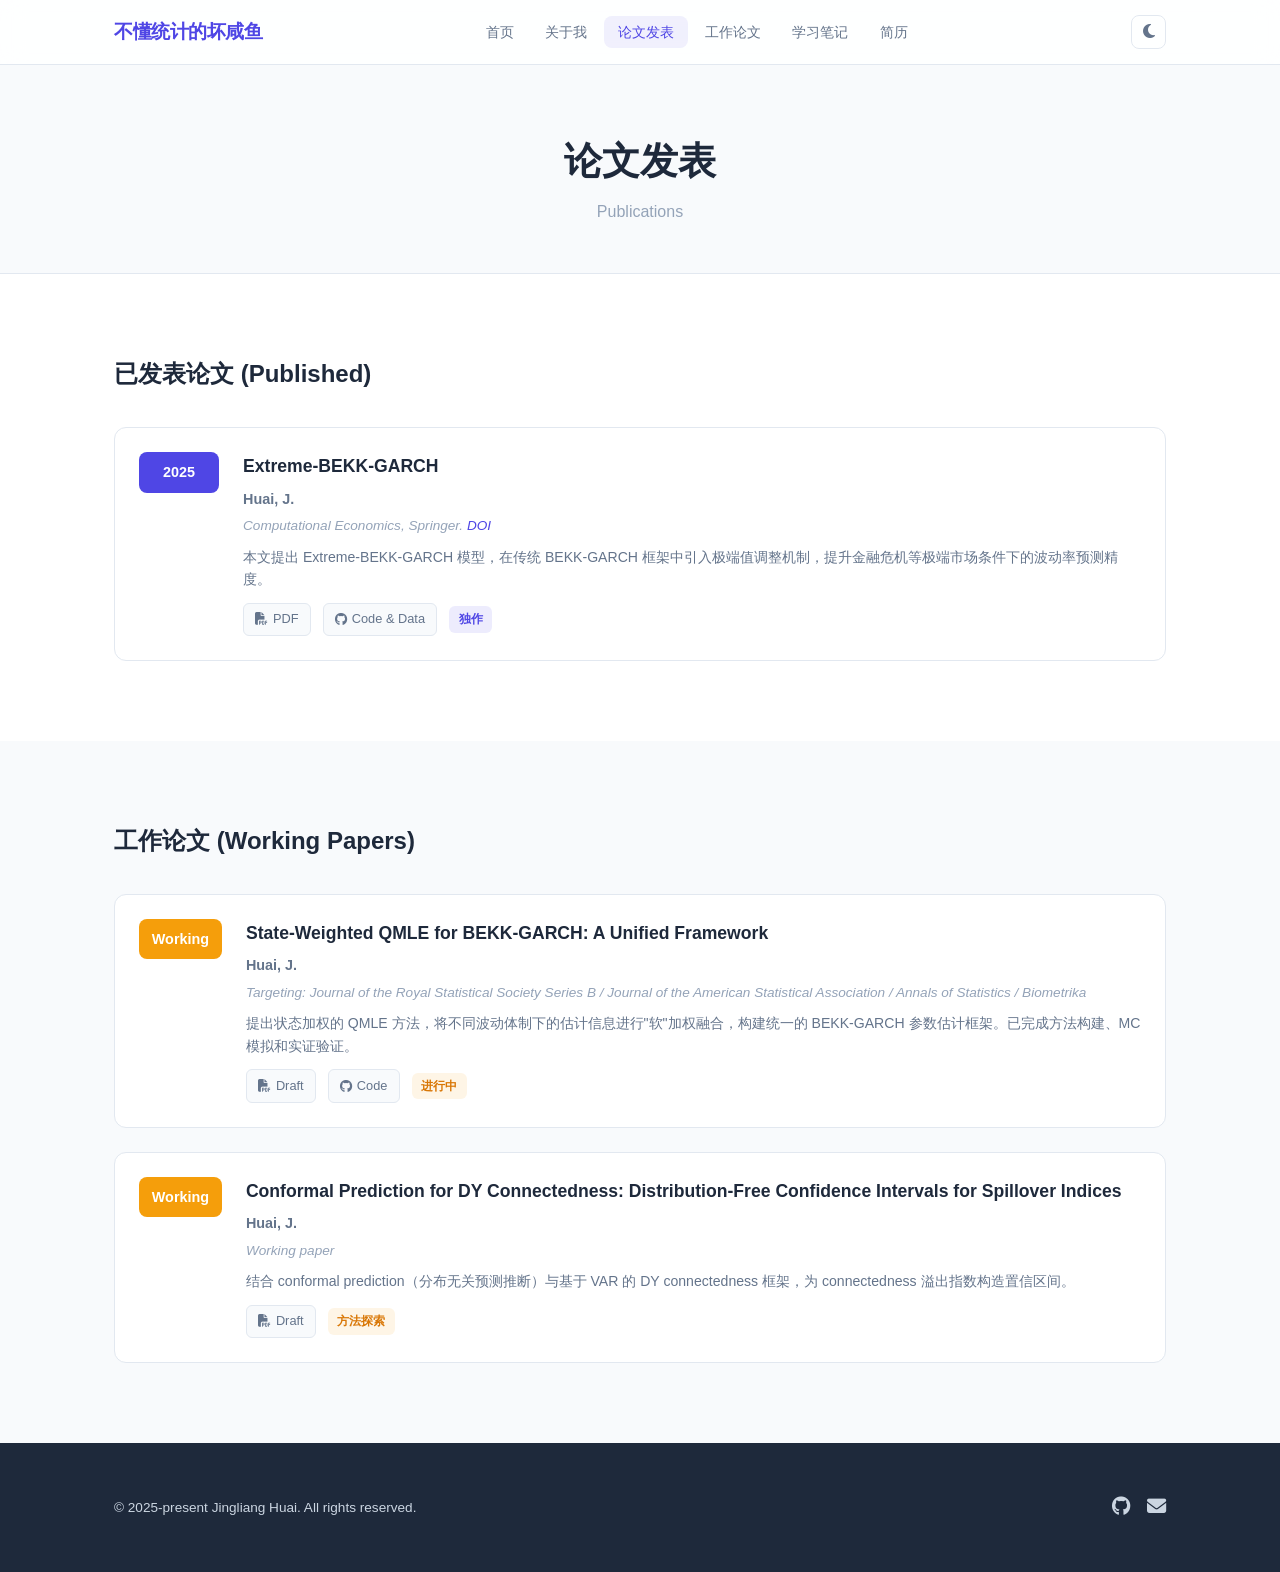
<file: publications.html>
<!DOCTYPE html>
<html lang="zh-CN">
<head>
  <meta charset="UTF-8">
  <meta name="viewport" content="width=device-width, initial-scale=1.0">
  <title>论文发表 | 不懂统计的坏咸鱼</title>
  <link rel="stylesheet" href="css/style.css">
  <link rel="icon" href="images/favicon.svg" type="image/svg+xml">
  <link rel="stylesheet" href="https://cdnjs.cloudflare.com/ajax/libs/font-awesome/6.5.0/css/all.min.css">
</head>
<body>
  <nav class="navbar" id="navbar">
    <div class="nav-container">
      <a href="index.html" class="nav-logo"><span class="logo-text">不懂统计的坏咸鱼</span></a>
      <ul class="nav-menu" id="navMenu">
        <li><a href="index.html" class="nav-link">首页</a></li>
        <li><a href="about.html" class="nav-link">关于我</a></li>
        <li><a href="publications.html" class="nav-link active">论文发表</a></li>
        <li><a href="research.html" class="nav-link">工作论文</a></li>
        <li><a href="notes.html" class="nav-link">学习笔记</a></li>
        <li><a href="cv.html" class="nav-link">简历</a></li>
      </ul>
      <div class="nav-right">
        <button id="themeToggle" class="theme-btn" aria-label="切换主题"><i class="fas fa-moon"></i></button>
        <div class="hamburger" id="hamburger">
          <span class="bar"></span>
          <span class="bar"></span>
          <span class="bar"></span>
        </div>
      </div>
    </div>
  </nav>

  <section class="page-header">
    <div class="container">
      <h1>论文发表</h1>
      <p class="page-subtitle">Publications</p>
    </div>
  </section>

  <section class="section">
    <div class="container">
      <h2 class="section-subtitle">已发表论文 (Published)</h2>
      <div class="pub-list full-list">
        <div class="pub-item">
          <div class="pub-year">2025</div>
          <div class="pub-info">
            <h3 class="pub-title">Extreme-BEKK-GARCH</h3>
            <p class="pub-authors"><strong>Huai, J.</strong></p>
            <p class="pub-journal"><em>Computational Economics</em>, Springer. <a href="https://link.springer.com/article/10.1007/s10614-025-10913-6" target="_blank" class="pub-link">DOI</a></p>
            <p class="pub-abstract">本文提出 Extreme-BEKK-GARCH 模型，在传统 BEKK-GARCH 框架中引入极端值调整机制，提升金融危机等极端市场条件下的波动率预测精度。</p>
            <div class="pub-links-bar">
              <a href="#" class="pub-link-btn"><i class="fas fa-file-pdf"></i> PDF</a>
              <a href="https://github.com/Jingliang-Huai" class="pub-link-btn"><i class="fab fa-github"></i> Code & Data</a>
              <span class="pub-badge">独作</span>
            </div>
          </div>
        </div>
      </div>
    </div>
  </section>

  <section class="section section-alt">
    <div class="container">
      <h2 class="section-subtitle">工作论文 (Working Papers)</h2>
      <div class="pub-list full-list">
        <div class="pub-item">
          <div class="pub-year working">Working</div>
          <div class="pub-info">
            <h3 class="pub-title">State-Weighted QMLE for BEKK-GARCH: A Unified Framework</h3>
            <p class="pub-authors"><strong>Huai, J.</strong></p>
            <p class="pub-journal">Targeting: <em>Journal of the Royal Statistical Society Series B / Journal of the American Statistical Association / Annals of Statistics / Biometrika</em></p>
            <p class="pub-abstract">提出状态加权的 QMLE 方法，将不同波动体制下的估计信息进行"软"加权融合，构建统一的 BEKK-GARCH 参数估计框架。已完成方法构建、MC 模拟和实证验证。</p>
            <div class="pub-links-bar">
              <a href="#" class="pub-link-btn"><i class="fas fa-file-pdf"></i> Draft</a>
              <a href="https://github.com/Jingliang-Huai" class="pub-link-btn"><i class="fab fa-github"></i> Code</a>
              <span class="pub-badge working-badge">进行中</span>
            </div>
          </div>
        </div>
        <div class="pub-item">
          <div class="pub-year working">Working</div>
          <div class="pub-info">
            <h3 class="pub-title">Conformal Prediction for DY Connectedness: Distribution-Free Confidence Intervals for Spillover Indices</h3>
            <p class="pub-authors"><strong>Huai, J.</strong></p>
            <p class="pub-journal">Working paper</p>
            <p class="pub-abstract">结合 conformal prediction（分布无关预测推断）与基于 VAR 的 DY connectedness 框架，为 connectedness 溢出指数构造置信区间。</p>
            <div class="pub-links-bar">
              <a href="#" class="pub-link-btn"><i class="fas fa-file-pdf"></i> Draft</a>
              <span class="pub-badge working-badge">方法探索</span>
            </div>
          </div>
        </div>
      </div>
    </div>
  </section>

  <footer class="footer">
    <div class="container">
      <div class="footer-content">
        <div class="footer-info">
          <p>&copy; 2025-present Jingliang Huai. All rights reserved.</p>
        </div>
        <div class="footer-links">
          <a href="https://github.com/Jingliang-Huai" target="_blank"><i class="fab fa-github"></i></a>
          <a href="mailto:huaijl1230@163.com"><i class="fas fa-envelope"></i></a>
        </div>
      </div>
    </div>
  </footer>

  <script src="js/main.js"></script>
</body>
</html>
</file>
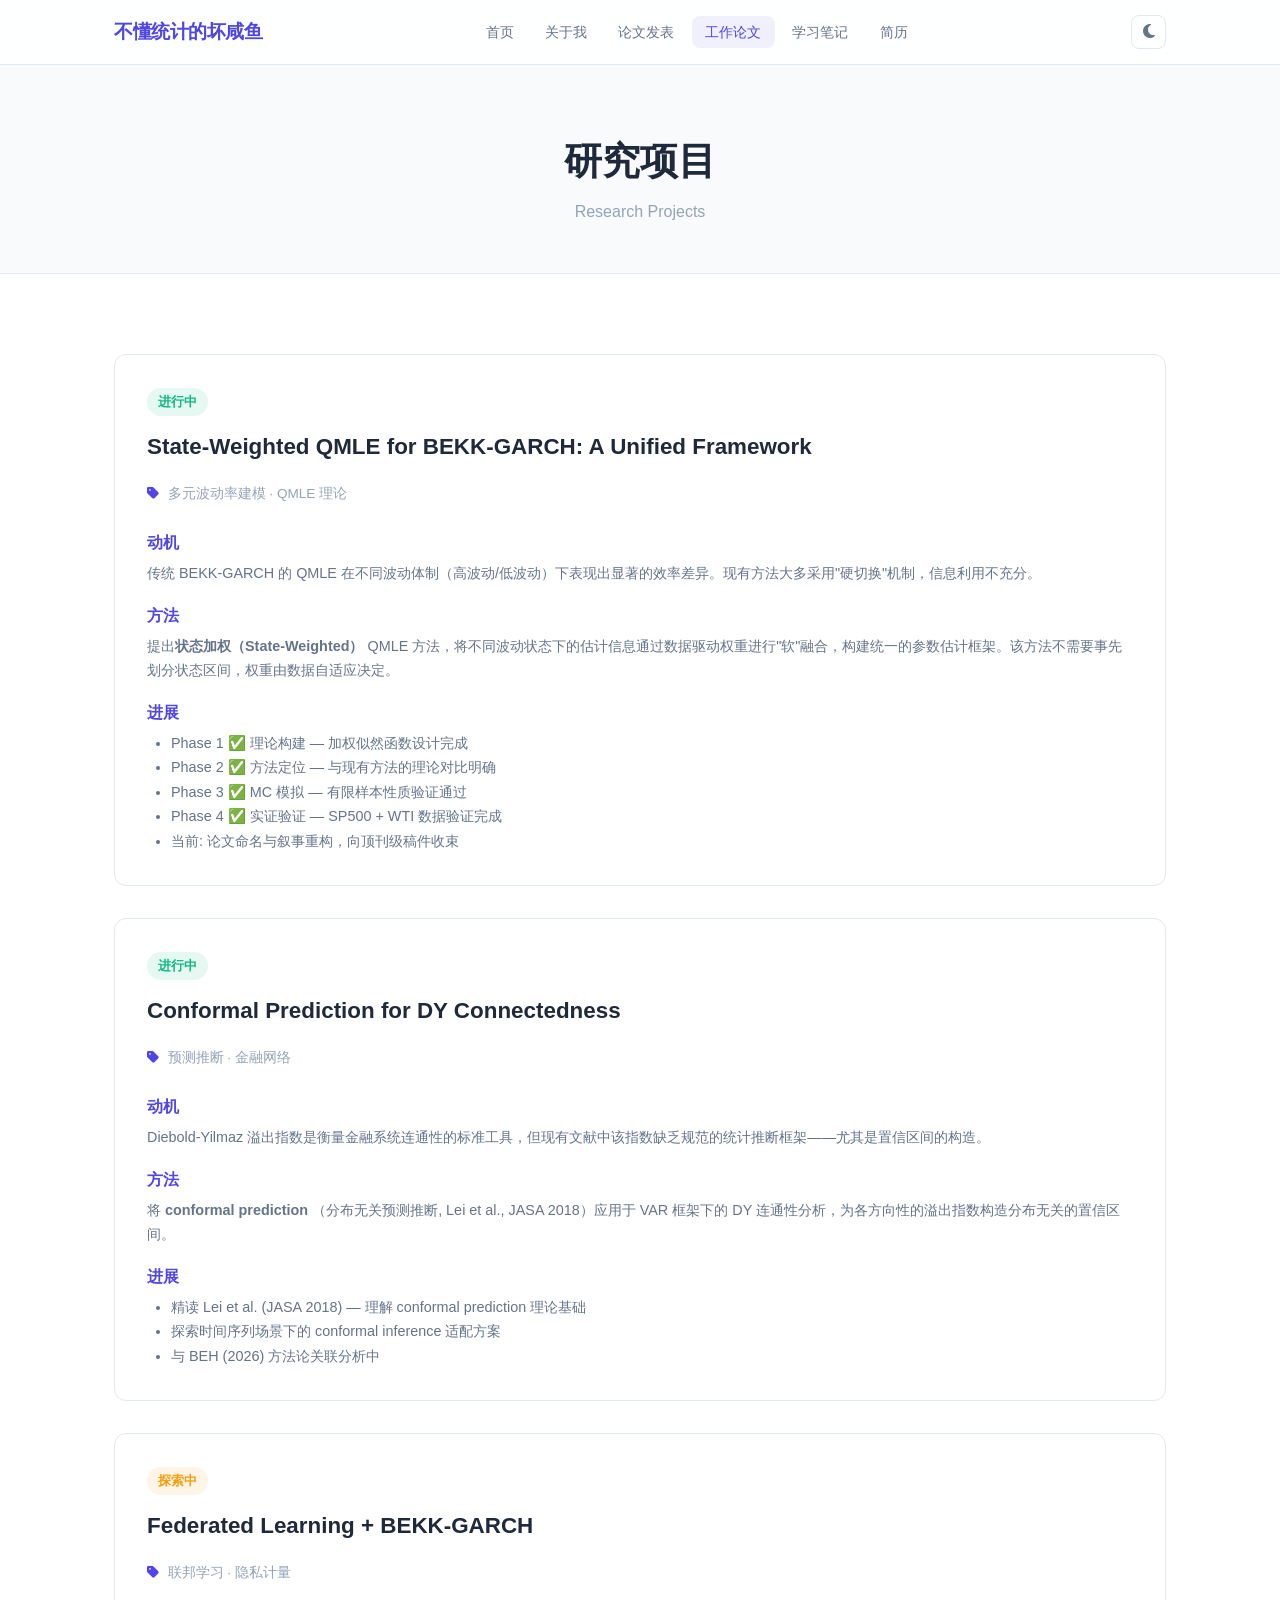
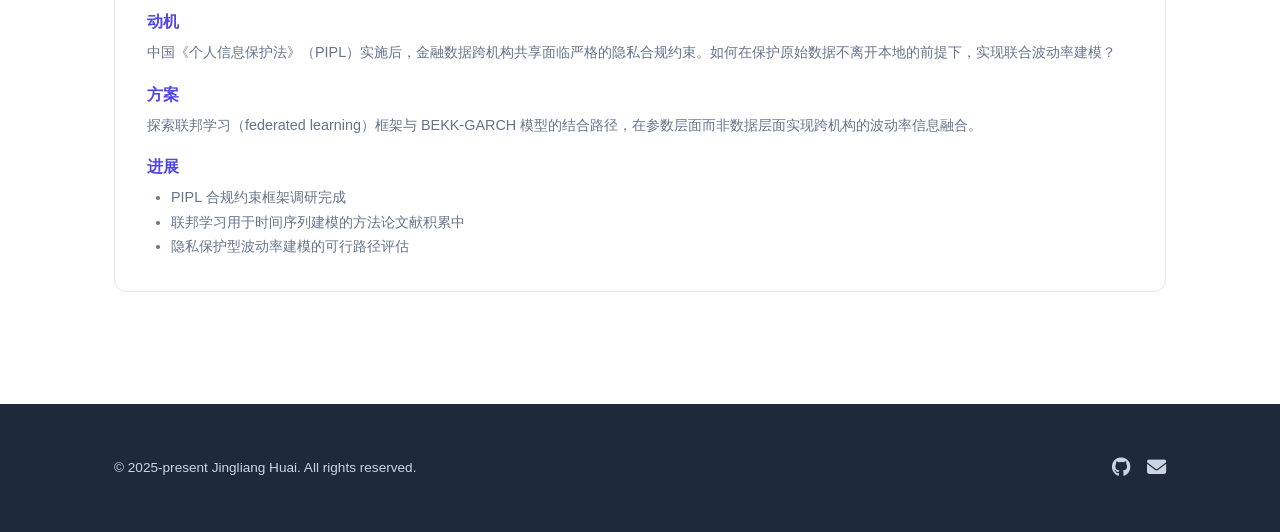
<file: research.html>
<!DOCTYPE html>
<html lang="zh-CN">
<head>
  <meta charset="UTF-8">
  <meta name="viewport" content="width=device-width, initial-scale=1.0">
  <title>工作论文 | 不懂统计的坏咸鱼</title>
  <link rel="stylesheet" href="css/style.css">
  <link rel="icon" href="images/favicon.svg" type="image/svg+xml">
  <link rel="stylesheet" href="https://cdnjs.cloudflare.com/ajax/libs/font-awesome/6.5.0/css/all.min.css">
</head>
<body>
  <nav class="navbar" id="navbar">
    <div class="nav-container">
      <a href="index.html" class="nav-logo"><span class="logo-text">不懂统计的坏咸鱼</span></a>
      <ul class="nav-menu" id="navMenu">
        <li><a href="index.html" class="nav-link">首页</a></li>
        <li><a href="about.html" class="nav-link">关于我</a></li>
        <li><a href="publications.html" class="nav-link">论文发表</a></li>
        <li><a href="research.html" class="nav-link active">工作论文</a></li>
        <li><a href="notes.html" class="nav-link">学习笔记</a></li>
        <li><a href="cv.html" class="nav-link">简历</a></li>
      </ul>
      <div class="nav-right">
        <button id="themeToggle" class="theme-btn" aria-label="切换主题"><i class="fas fa-moon"></i></button>
        <div class="hamburger" id="hamburger">
          <span class="bar"></span>
          <span class="bar"></span>
          <span class="bar"></span>
        </div>
      </div>
    </div>
  </nav>

  <section class="page-header">
    <div class="container">
      <h1>研究项目</h1>
      <p class="page-subtitle">Research Projects</p>
    </div>
  </section>

  <section class="section">
    <div class="container">
      <!-- Project 1: State-Weighted -->
      <div class="project-card" id="sw-bekk">
        <div class="project-header">
          <span class="project-status active">进行中</span>
          <h2>State-Weighted QMLE for BEKK-GARCH: A Unified Framework</h2>
        </div>
        <div class="project-meta">
          <span><i class="fas fa-tag"></i> 多元波动率建模 · QMLE 理论</span>
        </div>
        <div class="project-content">
          <h3>动机</h3>
          <p>传统 BEKK-GARCH 的 QMLE 在不同波动体制（高波动/低波动）下表现出显著的效率差异。现有方法大多采用"硬切换"机制，信息利用不充分。</p>
          
          <h3>方法</h3>
          <p>提出<strong>状态加权（State-Weighted）</strong> QMLE 方法，将不同波动状态下的估计信息通过数据驱动权重进行"软"融合，构建统一的参数估计框架。该方法不需要事先划分状态区间，权重由数据自适应决定。</p>
          
          <h3>进展</h3>
          <ul>
            <li>Phase 1 ✅ 理论构建 — 加权似然函数设计完成</li>
            <li>Phase 2 ✅ 方法定位 — 与现有方法的理论对比明确</li>
            <li>Phase 3 ✅ MC 模拟 — 有限样本性质验证通过</li>
            <li>Phase 4 ✅ 实证验证 — SP500 + WTI 数据验证完成</li>
            <li>当前: 论文命名与叙事重构，向顶刊级稿件收束</li>
          </ul>
        </div>
      </div>

      <!-- Project 2: CP + DY -->
      <div class="project-card" id="cp-dy">
        <div class="project-header">
          <span class="project-status active">进行中</span>
          <h2>Conformal Prediction for DY Connectedness</h2>
        </div>
        <div class="project-meta">
          <span><i class="fas fa-tag"></i> 预测推断 · 金融网络</span>
        </div>
        <div class="project-content">
          <h3>动机</h3>
          <p>Diebold-Yilmaz 溢出指数是衡量金融系统连通性的标准工具，但现有文献中该指数缺乏规范的统计推断框架——尤其是置信区间的构造。</p>
          
          <h3>方法</h3>
          <p>将<strong> conformal prediction </strong>（分布无关预测推断, Lei et al., JASA 2018）应用于 VAR 框架下的 DY 连通性分析，为各方向性的溢出指数构造分布无关的置信区间。</p>
          
          <h3>进展</h3>
          <ul>
            <li>精读 Lei et al. (JASA 2018) — 理解 conformal prediction 理论基础</li>
            <li>探索时间序列场景下的 conformal inference 适配方案</li>
            <li>与 BEH (2026) 方法论关联分析中</li>
          </ul>
        </div>
      </div>

      <!-- Project 3: FL + BEKK -->
      <div class="project-card" id="fl-bekk">
        <div class="project-header">
          <span class="project-status exploring">探索中</span>
          <h2>Federated Learning + BEKK-GARCH</h2>
        </div>
        <div class="project-meta">
          <span><i class="fas fa-tag"></i> 联邦学习 · 隐私计量</span>
        </div>
        <div class="project-content">
          <h3>动机</h3>
          <p>中国《个人信息保护法》（PIPL）实施后，金融数据跨机构共享面临严格的隐私合规约束。如何在保护原始数据不离开本地的前提下，实现联合波动率建模？</p>
          
          <h3>方案</h3>
          <p>探索联邦学习（federated learning）框架与 BEKK-GARCH 模型的结合路径，在参数层面而非数据层面实现跨机构的波动率信息融合。</p>
          
          <h3>进展</h3>
          <ul>
            <li>PIPL 合规约束框架调研完成</li>
            <li>联邦学习用于时间序列建模的方法论文献积累中</li>
            <li>隐私保护型波动率建模的可行路径评估</li>
          </ul>
        </div>
      </div>
    </div>
  </section>

  <footer class="footer">
    <div class="container">
      <div class="footer-content">
        <div class="footer-info">
          <p>&copy; 2025-present Jingliang Huai. All rights reserved.</p>
        </div>
        <div class="footer-links">
          <a href="https://github.com/Jingliang-Huai" target="_blank"><i class="fab fa-github"></i></a>
          <a href="mailto:huaijl1230@163.com"><i class="fas fa-envelope"></i></a>
        </div>
      </div>
    </div>
  </footer>

  <script src="js/main.js"></script>
</body>
</html>
</file>
<file: css/style.css>
/* ====================================================================
   Jingliang Huai - Personal Academic Website
   Style: Modern, Minimal, Academic with Dark/Light Modes
   ==================================================================== */

/* ---------- CSS Variables (Light Theme - Default) ---------- */
:root {
  --primary: #4f46e5;
  --primary-light: #818cf8;
  --primary-dark: #3730a3;
  --accent: #06b6d4;
  --bg: #ffffff;
  --bg-alt: #f8fafc;
  --bg-card: #ffffff;
  --text: #1e293b;
  --text-light: #64748b;
  --text-muted: #94a3b8;
  --border: #e2e8f0;
  --shadow: 0 1px 3px rgba(0,0,0,0.08), 0 1px 2px rgba(0,0,0,0.06);
  --shadow-lg: 0 10px 30px rgba(0,0,0,0.08), 0 4px 12px rgba(0,0,0,0.04);
  --radius: 12px;
  --radius-sm: 8px;
  --nav-bg: rgba(255,255,255,0.85);
  --hero-gradient: linear-gradient(135deg, #667eea 0%, #764ba2 100%);
  --footer-bg: #1e293b;
  --footer-text: #cbd5e1;
}

/* ---------- Dark Theme ---------- */
[data-theme="dark"] {
  --primary: #818cf8;
  --primary-light: #a5b4fc;
  --primary-dark: #6366f1;
  --accent: #22d3ee;
  --bg: #0f172a;
  --bg-alt: #1e293b;
  --bg-card: #1e293b;
  --text: #e2e8f0;
  --text-light: #94a3b8;
  --text-muted: #64748b;
  --border: #334155;
  --shadow: 0 1px 3px rgba(0,0,0,0.3), 0 1px 2px rgba(0,0,0,0.2);
  --shadow-lg: 0 10px 30px rgba(0,0,0,0.4), 0 4px 12px rgba(0,0,0,0.2);
  --nav-bg: rgba(15,23,42,0.92);
  --hero-gradient: linear-gradient(135deg, #1e1b4b 0%, #312e81 100%);
  --footer-bg: #020617;
  --footer-text: #94a3b8;
}

/* ---------- Base Reset ---------- */
*, *::before, *::after {
  margin: 0;
  padding: 0;
  box-sizing: border-box;
}

html {
  scroll-behavior: smooth;
  font-size: 16px;
}

body {
  font-family: -apple-system, BlinkMacSystemFont, 'Segoe UI', Roboto, 'Helvetica Neue', Arial, 'Noto Sans SC', sans-serif;
  background: var(--bg);
  color: var(--text);
  line-height: 1.7;
  transition: background 0.3s ease, color 0.3s ease;
  -webkit-font-smoothing: antialiased;
}

a {
  color: var(--primary);
  text-decoration: none;
  transition: color 0.2s;
}
a:hover { color: var(--primary-light); }

img { max-width: 100%; height: auto; }

.container {
  max-width: 1100px;
  margin: 0 auto;
  padding: 0 1.5rem;
}

/* ---------- Navbar ---------- */
.navbar {
  position: fixed;
  top: 0;
  left: 0;
  right: 0;
  z-index: 1000;
  background: var(--nav-bg);
  backdrop-filter: blur(12px);
  -webkit-backdrop-filter: blur(12px);
  border-bottom: 1px solid var(--border);
  transition: background 0.3s, border-color 0.3s;
}

.nav-container {
  max-width: 1100px;
  margin: 0 auto;
  padding: 0 1.5rem;
  display: flex;
  align-items: center;
  justify-content: space-between;
  height: 64px;
}

.nav-logo .logo-text {
  font-size: 1.2rem;
  font-weight: 700;
  color: var(--primary);
  letter-spacing: -0.5px;
}

.nav-menu {
  display: flex;
  list-style: none;
  gap: 0.25rem;
}

.nav-link {
  padding: 0.5rem 0.85rem;
  border-radius: var(--radius-sm);
  font-size: 0.9rem;
  font-weight: 500;
  color: var(--text-light);
  transition: all 0.2s;
}
.nav-link:hover {
  color: var(--text);
  background: var(--bg-alt);
}
.nav-link.active {
  color: var(--primary);
  background: rgba(79,70,229,0.08);
}

.nav-right {
  display: flex;
  align-items: center;
  gap: 0.5rem;
}

.theme-btn {
  background: none;
  border: 1px solid var(--border);
  border-radius: 8px;
  padding: 0.45rem 0.65rem;
  color: var(--text-light);
  cursor: pointer;
  font-size: 1rem;
  transition: all 0.2s;
}
.theme-btn:hover {
  color: var(--primary);
  border-color: var(--primary);
}

/* Hamburger */
.hamburger {
  display: none;
  flex-direction: column;
  gap: 5px;
  cursor: pointer;
  padding: 4px;
}
.hamburger .bar {
  width: 24px;
  height: 2px;
  background: var(--text);
  border-radius: 2px;
  transition: all 0.3s;
}

/* ---------- Hero Section ---------- */
.hero {
  position: relative;
  min-height: 100vh;
  display: flex;
  align-items: center;
  justify-content: center;
  overflow: hidden;
  padding-top: 64px;
}

.hero-bg {
  position: absolute;
  inset: 0;
  background: var(--hero-gradient);
  opacity: 0.08;
  z-index: 0;
}

.hero-particles {
  position: absolute;
  inset: 0;
  z-index: 0;
}

.hero-content {
  position: relative;
  z-index: 1;
  text-align: center;
  padding: 2rem;
  max-width: 700px;
}

.hero-avatar {
  width: 140px;
  height: 140px;
  border-radius: 50%;
  overflow: hidden;
  margin: 0 auto 1.5rem;
  border: 4px solid var(--primary);
  box-shadow: var(--shadow-lg);
  background: var(--bg);
}
.hero-avatar img {
  width: 100%;
  height: 100%;
  object-fit: cover;
}

.hero-name {
  font-size: 2.8rem;
  font-weight: 800;
  letter-spacing: -1px;
  margin-bottom: 0.5rem;
  background: linear-gradient(135deg, var(--primary), var(--accent));
  -webkit-background-clip: text;
  -webkit-text-fill-color: transparent;
  background-clip: text;
}

.hero-title {
  font-size: 1.2rem;
  color: var(--text-light);
  margin-bottom: 0.3rem;
}

.hero-subtitle {
  font-size: 0.95rem;
  color: var(--text-muted);
  margin-bottom: 1.5rem;
}

.hero-social {
  display: flex;
  justify-content: center;
  gap: 1.2rem;
  margin-bottom: 2rem;
}

.social-link {
  display: flex;
  align-items: center;
  justify-content: center;
  width: 44px;
  height: 44px;
  border-radius: 50%;
  background: var(--bg-alt);
  color: var(--text-light);
  font-size: 1.2rem;
  border: 1px solid var(--border);
  transition: all 0.3s;
}
.social-link:hover {
  color: white;
  background: var(--primary);
  border-color: var(--primary);
  transform: translateY(-3px);
}

.hero-cta {
  display: flex;
  gap: 1rem;
  justify-content: center;
  flex-wrap: wrap;
}

/* Buttons */
.btn {
  display: inline-flex;
  align-items: center;
  gap: 0.5rem;
  padding: 0.7rem 1.5rem;
  border-radius: var(--radius-sm);
  font-size: 0.95rem;
  font-weight: 600;
  cursor: pointer;
  transition: all 0.3s;
  border: 2px solid transparent;
}
.btn-primary {
  background: var(--primary);
  color: white !important;
}
.btn-primary:hover {
  background: var(--primary-dark);
  transform: translateY(-2px);
  box-shadow: 0 4px 12px rgba(79,70,229,0.3);
}
.btn-outline {
  background: transparent;
  color: var(--text) !important;
  border-color: var(--border);
}
.btn-outline:hover {
  border-color: var(--primary);
  color: var(--primary) !important;
  transform: translateY(-2px);
}

.scroll-indicator {
  position: absolute;
  bottom: 2rem;
  left: 50%;
  transform: translateX(-50%);
  display: flex;
  flex-direction: column;
  align-items: center;
  gap: 0.3rem;
  color: var(--text-muted);
  font-size: 0.8rem;
  animation: bounce 2s infinite;
}
@keyframes bounce {
  0%, 100% { transform: translateX(-50%) translateY(0); }
  50% { transform: translateX(-50%) translateY(8px); }
}

/* ---------- General Sections ---------- */
.section {
  padding: 5rem 0;
}
.section-alt {
  background: var(--bg-alt);
}

.section-title {
  font-size: 2rem;
  font-weight: 800;
  margin-bottom: 2.5rem;
  display: flex;
  align-items: center;
  gap: 0.75rem;
}
.title-deco {
  display: block;
  width: 4px;
  height: 28px;
  background: var(--primary);
  border-radius: 2px;
}

.section-subtitle {
  font-size: 1.5rem;
  font-weight: 700;
  margin-bottom: 2rem;
}

.section-more {
  margin-top: 2rem;
  text-align: center;
}
.section-more a {
  font-weight: 500;
  color: var(--primary);
}
.section-more a:hover {
  gap: 0.5rem;
}

/* ---------- News Timeline ---------- */
.news-timeline {
  position: relative;
  padding-left: 2rem;
  max-width: 650px;
}
.news-timeline::before {
  content: '';
  position: absolute;
  left: 8px;
  top: 0;
  bottom: 0;
  width: 2px;
  background: var(--border);
}
.news-item {
  position: relative;
  margin-bottom: 2rem;
  display: flex;
  gap: 1.5rem;
}
.news-item::before {
  content: '';
  position: absolute;
  left: -1.6rem;
  top: 6px;
  width: 12px;
  height: 12px;
  border-radius: 50%;
  background: var(--primary);
  border: 3px solid var(--bg);
  box-shadow: 0 0 0 2px var(--primary);
}
.news-date {
  min-width: 70px;
  font-size: 0.85rem;
  font-weight: 600;
  color: var(--primary);
  padding-top: 2px;
}
.news-content p {
  color: var(--text-light);
  font-size: 0.95rem;
}
.news-content strong {
  color: var(--text);
}

/* ---------- Research Grid ---------- */
.research-grid {
  display: grid;
  grid-template-columns: repeat(auto-fill, minmax(300px, 1fr));
  gap: 1.5rem;
}

.research-card {
  background: var(--bg-card);
  border: 1px solid var(--border);
  border-radius: var(--radius);
  padding: 2rem;
  transition: all 0.3s;
  box-shadow: var(--shadow);
}
.research-card:hover {
  transform: translateY(-4px);
  box-shadow: var(--shadow-lg);
  border-color: var(--primary-light);
}

.card-icon {
  width: 50px;
  height: 50px;
  display: flex;
  align-items: center;
  justify-content: center;
  border-radius: 12px;
  background: rgba(79,70,229,0.08);
  color: var(--primary);
  font-size: 1.4rem;
  margin-bottom: 1rem;
}

.research-card h3 {
  font-size: 1.1rem;
  font-weight: 700;
  margin-bottom: 0.5rem;
}
.research-card p {
  font-size: 0.9rem;
  color: var(--text-light);
  line-height: 1.6;
}

/* ---------- Publications List ---------- */
.pub-list {
  display: flex;
  flex-direction: column;
  gap: 1.5rem;
}

.pub-item {
  display: flex;
  gap: 1.5rem;
  padding: 1.5rem;
  background: var(--bg-card);
  border: 1px solid var(--border);
  border-radius: var(--radius);
  transition: all 0.3s;
}
.pub-item:hover {
  box-shadow: var(--shadow-lg);
  border-color: var(--primary-light);
}

.pub-year {
  min-width: 80px;
  text-align: center;
  padding: 0.5rem 0.8rem;
  background: var(--primary);
  color: white;
  border-radius: var(--radius-sm);
  font-weight: 700;
  font-size: 0.9rem;
  height: fit-content;
}
.pub-year.working {
  background: #f59e0b;
}

.pub-info {
  flex: 1;
}
.pub-title {
  font-size: 1.1rem;
  font-weight: 700;
  margin-bottom: 0.3rem;
}
.pub-authors {
  font-size: 0.9rem;
  color: var(--text-light);
  margin-bottom: 0.2rem;
}
.pub-journal {
  font-size: 0.85rem;
  color: var(--text-muted);
  font-style: italic;
  margin-bottom: 0.5rem;
}
.pub-abstract {
  font-size: 0.88rem;
  color: var(--text-light);
  line-height: 1.6;
  margin-bottom: 0.75rem;
}

.pub-links-bar {
  display: flex;
  gap: 0.75rem;
  flex-wrap: wrap;
  align-items: center;
}
.pub-link-btn {
  display: inline-flex;
  align-items: center;
  gap: 0.3rem;
  padding: 0.3rem 0.7rem;
  border-radius: 6px;
  font-size: 0.8rem;
  font-weight: 500;
  background: var(--bg-alt);
  color: var(--text-light) !important;
  border: 1px solid var(--border);
  transition: all 0.2s;
}
.pub-link-btn:hover {
  color: var(--primary) !important;
  border-color: var(--primary);
}

.pub-badge {
  display: inline-block;
  padding: 0.2rem 0.6rem;
  border-radius: 6px;
  font-size: 0.75rem;
  font-weight: 600;
  background: rgba(79,70,229,0.1);
  color: var(--primary);
}
.pub-badge.working-badge {
  background: rgba(245,158,11,0.1);
  color: #d97706;
}

/* ---------- Notes Grid (Home) ---------- */
.notes-grid {
  display: grid;
  grid-template-columns: repeat(auto-fill, minmax(250px, 1fr));
  gap: 1.5rem;
}

.note-card {
  display: block;
  background: var(--bg-card);
  border: 1px solid var(--border);
  border-radius: var(--radius);
  padding: 1.5rem;
  transition: all 0.3s;
  color: var(--text) !important;
}
.note-card:hover {
  transform: translateY(-4px);
  box-shadow: var(--shadow-lg);
  border-color: var(--primary-light);
}

.note-icon {
  font-size: 2rem;
  margin-bottom: 0.75rem;
}
.note-card h3 {
  font-size: 1.05rem;
  font-weight: 700;
  margin-bottom: 0.4rem;
}
.note-card p {
  font-size: 0.85rem;
  color: var(--text-light);
  line-height: 1.5;
  margin-bottom: 0.75rem;
}
.note-tag {
  display: inline-block;
  padding: 0.15rem 0.55rem;
  border-radius: 6px;
  font-size: 0.75rem;
  font-weight: 500;
  background: rgba(6,182,212,0.1);
  color: var(--accent);
}

/* ---------- Page Header ---------- */
.page-header {
  padding: 8rem 0 3rem;
  background: var(--bg-alt);
  border-bottom: 1px solid var(--border);
  text-align: center;
}
.page-header h1 {
  font-size: 2.4rem;
  font-weight: 800;
}
.page-subtitle {
  color: var(--text-muted);
  font-size: 1rem;
  margin-top: 0.3rem;
}

/* ---------- About Page ---------- */
.about-grid {
  display: grid;
  grid-template-columns: 300px 1fr;
  gap: 3rem;
}
.about-photo {
  display: flex;
  flex-direction: column;
  gap: 1.5rem;
}
.about-avatar {
  width: 100%;
  border-radius: var(--radius);
  box-shadow: var(--shadow-lg);
  border: 1px solid var(--border);
}
.about-contact-card {
  background: var(--bg-alt);
  border: 1px solid var(--border);
  border-radius: var(--radius);
  padding: 1.5rem;
}
.about-contact-card h3 {
  font-size: 1rem;
  font-weight: 700;
  margin-bottom: 0.75rem;
}
.about-contact-card p {
  font-size: 0.88rem;
  color: var(--text-light);
  margin-bottom: 0.5rem;
}
.about-contact-card i {
  width: 20px;
  color: var(--primary);
  margin-right: 0.4rem;
}

.about-bio h2 {
  font-size: 2rem;
  font-weight: 800;
  margin-bottom: 0.3rem;
}
.about-role {
  color: var(--text-light);
  font-size: 1rem;
  margin-bottom: 2rem;
}
.about-bio h3 {
  font-size: 1.2rem;
  font-weight: 700;
  margin: 1.5rem 0 0.5rem;
  color: var(--primary);
}
.about-bio p {
  color: var(--text-light);
  line-height: 1.8;
}
.about-bio ul {
  padding-left: 1.5rem;
  color: var(--text-light);
}
.about-bio ul li {
  margin-bottom: 0.4rem;
}

/* ---------- Notes Page (Old style removed) ---------- */
/* ========= NOTEBOOK LAYOUT: Sidebar + Expandable Cards ========= */

/* Page header with no extra bottom margin on notes page */
.notes-page-header {
  padding-bottom: 0;
}

/* Main notebook layout container */
.notebook-layout {
  display: flex;
  max-width: 1400px;
  margin: 0 auto;
  min-height: calc(100vh - 300px);
}

/* ===== SIDEBAR ===== */
.notebook-sidebar {
  width: 280px;
  flex-shrink: 0;
  padding: 2rem 1rem 2rem 1.5rem;
  border-right: 1px solid var(--border);
  position: sticky;
  top: 80px;
  align-self: flex-start;
  max-height: calc(100vh - 80px);
  overflow-y: auto;
}

.sidebar-header {
  margin-bottom: 1rem;
}
.sidebar-header h3 {
  font-size: 1rem;
  font-weight: 700;
  color: var(--text);
}
.sidebar-header h3 i {
  color: var(--primary);
  margin-right: 0.4rem;
}

/* TOC Tree */
.toc-tree {
  list-style: none;
  padding: 0;
  margin: 0;
}
.toc-item {
  margin-bottom: 0.1rem;
}
.toc-category > .toc-label,
.toc-leaf a {
  display: flex;
  align-items: center;
  gap: 0.4rem;
  cursor: pointer;
  font-size: 0.88rem;
  padding: 0.35rem 0.5rem;
  border-radius: 6px;
  transition: all 0.15s;
  color: var(--text);
  text-decoration: none;
}
.toc-category > .toc-label {
  font-weight: 600;
  font-size: 0.9rem;
  padding: 0.4rem 0.5rem;
}

/* Subtopic (level 2) */
.toc-subtopic {
  padding-left: 0.5rem;
}
.toc-subtopic > .toc-subtopic-label {
  display: flex;
  align-items: center;
  gap: 0.3rem;
  cursor: pointer;
  font-size: 0.84rem;
  font-weight: 500;
  padding: 0.3rem 0.5rem;
  border-radius: 6px;
  transition: all 0.15s;
  color: var(--text);
  text-decoration: none;
}
.toc-subtopic > .toc-subtopic-label:hover {
  background: var(--bg-alt);
  color: var(--primary);
}
.toc-subtopic > .toc-subtopic-label .toc-toggle {
  font-size: 0.65rem;
}

.toc-leaf a {
  padding-left: 1.8rem;
  font-size: 0.82rem;
  color: var(--text-light);
  font-weight: 400;
}
.toc-leaf a:hover,
.toc-category > .toc-label:hover {
  background: var(--bg-alt);
  color: var(--primary);
}
.toc-leaf a i {
  font-size: 0.75rem;
  color: var(--text-muted);
  width: 14px;
  text-align: center;
}

/* Toggle chevron */
.toc-toggle {
  display: inline-flex;
  align-items: center;
  justify-content: center;
  width: 20px;
  height: 20px;
  cursor: pointer;
  font-size: 0.7rem;
  color: var(--text-muted);
  transition: transform 0.2s;
  flex-shrink: 0;
}
.toc-toggle.open {
  transform: rotate(90deg);
}

/* Children list */
.toc-children {
  list-style: none;
  padding: 0;
  margin: 0 0 0 0.3rem;
  max-height: 0;
  overflow: hidden;
  transition: max-height 0.3s ease;
}
.toc-children.open {
  max-height: 800px;
}

/* Active leaf highlight */
.toc-leaf.active-leaf a,
.toc-leaf a:focus {
  color: var(--primary);
  background: rgba(79,70,229,0.06);
}

/* ===== MAIN CONTENT ===== */
.notebook-main {
  flex: 1;
  padding: 1.5rem 2rem 3rem;
  min-width: 0;
}

/* ===== THREE-LEVEL SUBTOPIC STRUCTURE ===== */
.subtopic-section {
  margin-bottom: 2.5rem;
}
.subtopic-section-title {
  font-size: 1.4rem;
  font-weight: 800;
  margin-bottom: 1rem;
  padding-bottom: 0.5rem;
  border-bottom: 2px solid var(--primary);
  color: var(--text);
}

.subtopic-group {
  margin-bottom: 0.5rem;
  border: 1px solid var(--border);
  border-radius: var(--radius);
  overflow: hidden;
  background: var(--bg-card);
}
.subtopic-group-header {
  display: flex;
  align-items: center;
  gap: 0.5rem;
  font-size: 0.95rem;
  font-weight: 600;
  padding: 0.7rem 1rem;
  margin: 0;
  cursor: pointer;
  user-select: none;
  background: var(--bg-alt);
  transition: background 0.15s;
  color: var(--text);
}
.subtopic-group-header:hover {
  background: var(--border);
}
.subtopic-group-icon {
  display: inline-flex;
  align-items: center;
  justify-content: center;
  width: 18px;
  height: 18px;
  font-size: 0.7rem;
  color: var(--text-muted);
  transition: transform 0.25s;
  flex-shrink: 0;
}
.subtopic-group-header.open .subtopic-group-icon {
  transform: rotate(90deg);
}
.subtopic-count {
  margin-left: auto;
  font-size: 0.75rem;
  color: var(--text-muted);
  font-weight: 400;
  background: var(--bg-card);
  padding: 0.1rem 0.5rem;
  border-radius: 10px;
}

.subtopic-group-body {
  max-height: 0;
  overflow: hidden;
  transition: max-height 0.4s ease;
}
.subtopic-group-body.open {
  max-height: 5000px;
}

/* Expandable note cards */
.note-card-expandable {
  background: var(--bg-card);
  border: 1px solid var(--border);
  border-radius: var(--radius);
  margin-bottom: 0.75rem;
  overflow: hidden;
  transition: box-shadow 0.2s;
}
.note-card-expandable:hover {
  box-shadow: var(--shadow);
}

.note-card-header {
  display: flex;
  align-items: center;
  justify-content: space-between;
  padding: 1rem 1.25rem;
  cursor: pointer;
  user-select: none;
  transition: background 0.15s;
}
.note-card-header:hover {
  background: var(--bg-alt);
}

.note-card-title {
  display: flex;
  align-items: flex-start;
  gap: 0.75rem;
  flex: 1;
  min-width: 0;
}
.note-card-icon {
  flex-shrink: 0;
  width: 36px;
  height: 36px;
  display: flex;
  align-items: center;
  justify-content: center;
  border-radius: 8px;
  background: rgba(79,70,229,0.08);
  color: var(--primary);
  font-size: 1rem;
}
.note-card-title h3 {
  font-size: 0.95rem;
  font-weight: 700;
  margin: 0;
  line-height: 1.3;
}
.note-card-meta {
  font-size: 0.78rem;
  color: var(--text-muted);
  margin: 0.15rem 0 0;
}

.note-toggle-icon {
  flex-shrink: 0;
  width: 28px;
  height: 28px;
  display: flex;
  align-items: center;
  justify-content: center;
  color: var(--text-muted);
  transition: transform 0.3s;
  font-size: 0.85rem;
}
.note-card-header.open .note-toggle-icon {
  transform: rotate(180deg);
}

/* Expandable body */
.note-card-body {
  max-height: 0;
  overflow: hidden;
  transition: max-height 0.4s ease;
  border-top: 0px solid var(--border);
}
.note-card-body.open {
  max-height: 3000px;
  border-top-width: 1px;
  border-top-style: solid;
  border-top-color: var(--border);
}

.note-content {
  padding: 1.25rem;
}

.note-content h4 {
  font-size: 0.93rem;
  font-weight: 700;
  margin: 1.2rem 0 0.4rem;
  color: var(--primary);
}
.note-content h4:first-child {
  margin-top: 0;
}

.note-content p {
  font-size: 0.88rem;
  color: var(--text-light);
  line-height: 1.75;
  margin-bottom: 0.6rem;
}
.note-content ul,
.note-content ol {
  padding-left: 1.3rem;
  margin-bottom: 0.6rem;
}
.note-content li {
  font-size: 0.88rem;
  color: var(--text-light);
  line-height: 1.7;
  margin-bottom: 0.25rem;
}

.note-content code {
  font-family: 'SF Mono', 'Fira Code', 'Consolas', monospace;
  font-size: 0.82rem;
  background: var(--bg-alt);
  padding: 0.1rem 0.3rem;
  border-radius: 4px;
  color: var(--primary);
}

.note-math {
  background: var(--bg-alt);
  border: 1px solid var(--border);
  border-radius: 8px;
  padding: 0.8rem 1rem;
  margin: 0.5rem 0;
  overflow-x: auto;
}
.note-math code {
  background: transparent;
  font-size: 0.85rem;
  color: var(--text);
  white-space: pre-wrap;
  word-break: break-all;
}

.note-refs {
  margin-top: 1rem;
  padding-top: 0.8rem;
  border-top: 1px dashed var(--border);
  font-size: 0.85rem;
  color: var(--text-muted);
}
.note-refs p {
  font-size: 0.85rem;
  color: var(--text-muted);
}
.note-refs li {
  font-size: 0.83rem;
}

/* Table inside notes */
.note-table {
  width: 100%;
  border-collapse: collapse;
  margin: 0.6rem 0;
  font-size: 0.83rem;
}
.note-table th {
  background: var(--bg-alt);
  font-weight: 700;
  padding: 0.5rem 0.6rem;
  border: 1px solid var(--border);
  text-align: left;
}
.note-table td {
  padding: 0.4rem 0.6rem;
  border: 1px solid var(--border);
  color: var(--text-light);
}

/* Scroll note cards into view from sidebar click */
.note-card-expandable:target {
  border-color: var(--primary);
  box-shadow: 0 0 0 2px rgba(79,70,229,0.15);
}

/* ---------- Research/Project Page ---------- */
.project-card {
  background: var(--bg-card);
  border: 1px solid var(--border);
  border-radius: var(--radius);
  padding: 2rem;
  margin-bottom: 2rem;
}
.project-header {
  margin-bottom: 1rem;
}
.project-status {
  display: inline-block;
  padding: 0.2rem 0.7rem;
  border-radius: 20px;
  font-size: 0.8rem;
  font-weight: 600;
  margin-bottom: 0.75rem;
}
.project-status.active { background: rgba(16,185,129,0.1); color: #10b981; }
.project-status.exploring { background: rgba(245,158,11,0.1); color: #f59e0b; }

.project-header h2 {
  font-size: 1.4rem;
  font-weight: 700;
}
.project-meta {
  display: flex;
  gap: 1rem;
  flex-wrap: wrap;
  font-size: 0.85rem;
  color: var(--text-muted);
  margin-bottom: 1.5rem;
}
.project-meta i { color: var(--primary); margin-right: 0.3rem; }

.project-content h3 {
  font-size: 1rem;
  font-weight: 700;
  margin: 1rem 0 0.3rem;
  color: var(--primary);
}
.project-content p, .project-content ul {
  font-size: 0.9rem;
  color: var(--text-light);
  line-height: 1.7;
}
.project-content ul {
  padding-left: 1.5rem;
}

/* ---------- CV Page ---------- */
.cv-container {
  max-width: 800px;
}
.cv-section {
  margin-bottom: 2.5rem;
}
.cv-section-title {
  font-size: 1.2rem;
  font-weight: 700;
  margin-bottom: 1rem;
  padding-bottom: 0.5rem;
  border-bottom: 2px solid var(--primary);
  color: var(--primary);
}
.cv-section-title i {
  margin-right: 0.5rem;
}
.cv-entry {
  margin-bottom: 1rem;
  line-height: 1.7;
}
.cv-entry p { font-size: 0.93rem; color: var(--text-light); }
.cv-entry strong { color: var(--text); }
.cv-entry-left { flex: 1; }
.cv-entry-right { min-width: 80px; text-align: right; }
.cv-date {
  font-size: 0.85rem;
  color: var(--primary);
  font-weight: 600;
}
.cv-degree { font-weight: 700; color: var(--text) !important; }
.cv-major { font-size: 0.88rem !important; }
.cv-school { font-size: 0.85rem !important; color: var(--text-muted) !important; }

.cv-tags {
  display: flex;
  flex-wrap: wrap;
  gap: 0.5rem;
}
.cv-tag {
  padding: 0.3rem 0.8rem;
  border-radius: 20px;
  font-size: 0.83rem;
  background: rgba(79,70,229,0.06);
  color: var(--text-light);
  border: 1px solid var(--border);
}

.cv-skills {
  display: flex;
  flex-direction: column;
  gap: 0.8rem;
}
.skill-item {
  display: flex;
  align-items: center;
  gap: 1rem;
}
.skill-name {
  min-width: 80px;
  font-weight: 600;
  font-size: 0.9rem;
}
.skill-bar {
  flex: 1;
  height: 8px;
  background: var(--bg-alt);
  border-radius: 4px;
  overflow: hidden;
}
.skill-progress {
  height: 100%;
  background: linear-gradient(90deg, var(--primary), var(--accent));
  border-radius: 4px;
  transition: width 1s ease;
}

.cv-download {
  text-align: center;
  margin-top: 2rem;
}

/* ---------- Footer ---------- */
.footer {
  background: var(--footer-bg);
  color: var(--footer-text);
  padding: 3rem 0;
}
.footer-content {
  display: flex;
  justify-content: space-between;
  align-items: center;
  flex-wrap: wrap;
  gap: 1rem;
}
.footer-info p {
  font-size: 0.85rem;
}
.footer-powered {
  margin-top: 0.3rem;
  font-size: 0.8rem !important;
}
.footer-powered i {
  color: #ef4444;
}
.footer-links {
  display: flex;
  gap: 1rem;
}
.footer-links a {
  color: var(--footer-text);
  font-size: 1.2rem;
  transition: color 0.2s;
}
.footer-links a:hover {
  color: white;
}
.footer-counter {
  text-align: center;
  margin-top: 1rem;
  padding-top: 1rem;
  border-top: 1px solid rgba(255,255,255,0.1);
  font-size: 0.8rem;
}

/* ---------- Responsive ---------- */
@media (max-width: 768px) {
  .nav-menu {
    position: fixed;
    top: 64px;
    left: 0;
    right: 0;
    background: var(--nav-bg);
    backdrop-filter: blur(12px);
    flex-direction: column;
    padding: 1rem;
    gap: 0;
    border-bottom: 1px solid var(--border);
    transform: translateY(-100%);
    opacity: 0;
    pointer-events: none;
    transition: all 0.3s;
  }
  .nav-menu.active {
    transform: translateY(0);
    opacity: 1;
    pointer-events: all;
  }
  .nav-link { padding: 0.75rem 1rem; }
  .hamburger { display: flex; }

  .hero-name { font-size: 2rem; }
  .hero-title { font-size: 1rem; }

  .about-grid {
    grid-template-columns: 1fr;
  }
  .about-photo {
    max-width: 250px;
    margin: 0 auto;
  }

  .pub-item {
    flex-direction: column;
    gap: 0.75rem;
  }
  .pub-year {
    align-self: flex-start;
  }

  .research-grid, .notes-grid {
    grid-template-columns: 1fr;
  }

  .section { padding: 3rem 0; }
  .section-title { font-size: 1.6rem; }

  .footer-content {
    flex-direction: column;
    text-align: center;
  }
}

@media (max-width: 480px) {
  .hero-name { font-size: 1.6rem; }
  .hero-avatar { width: 100px; height: 100px; }
  .hero-social { gap: 0.8rem; }
  .social-link { width: 38px; height: 38px; font-size: 1rem; }
  .container { padding: 0 1rem; }
}

/* ===== NOTEBOOK RESPONSIVE ===== */
@media (max-width: 1024px) {
  .notebook-sidebar {
    width: 240px;
    padding: 1.5rem 0.8rem 2rem 1rem;
  }
}
@media (max-width: 768px) {
  .notebook-layout {
    flex-direction: column;
  }
  .notebook-sidebar {
    width: 100%;
    max-height: none;
    position: relative;
    top: 0;
    border-right: none;
    border-bottom: 1px solid var(--border);
    padding: 1rem 1.5rem;
  }
  .sidebar-toc {
    max-height: 0;
    overflow: hidden;
    transition: max-height 0.3s ease;
  }
  .sidebar-toc.open {
    max-height: 3000px;
  }
  .sidebar-header {
    cursor: pointer;
    display: flex;
    justify-content: space-between;
    align-items: center;
  }
  .sidebar-header::after {
    content: '\f078';
    font-family: 'Font Awesome 6 Free';
    font-weight: 900;
    font-size: 0.8rem;
    color: var(--text-muted);
    transition: transform 0.3s;
  }
  .sidebar-header.open::after {
    transform: rotate(180deg);
  }
  .notebook-main {
    padding: 1rem;
  }
  .note-table {
    font-size: 0.75rem;
  }
  .note-table th,
  .note-table td {
    padding: 0.3rem 0.4rem;
  }
}
</file>
